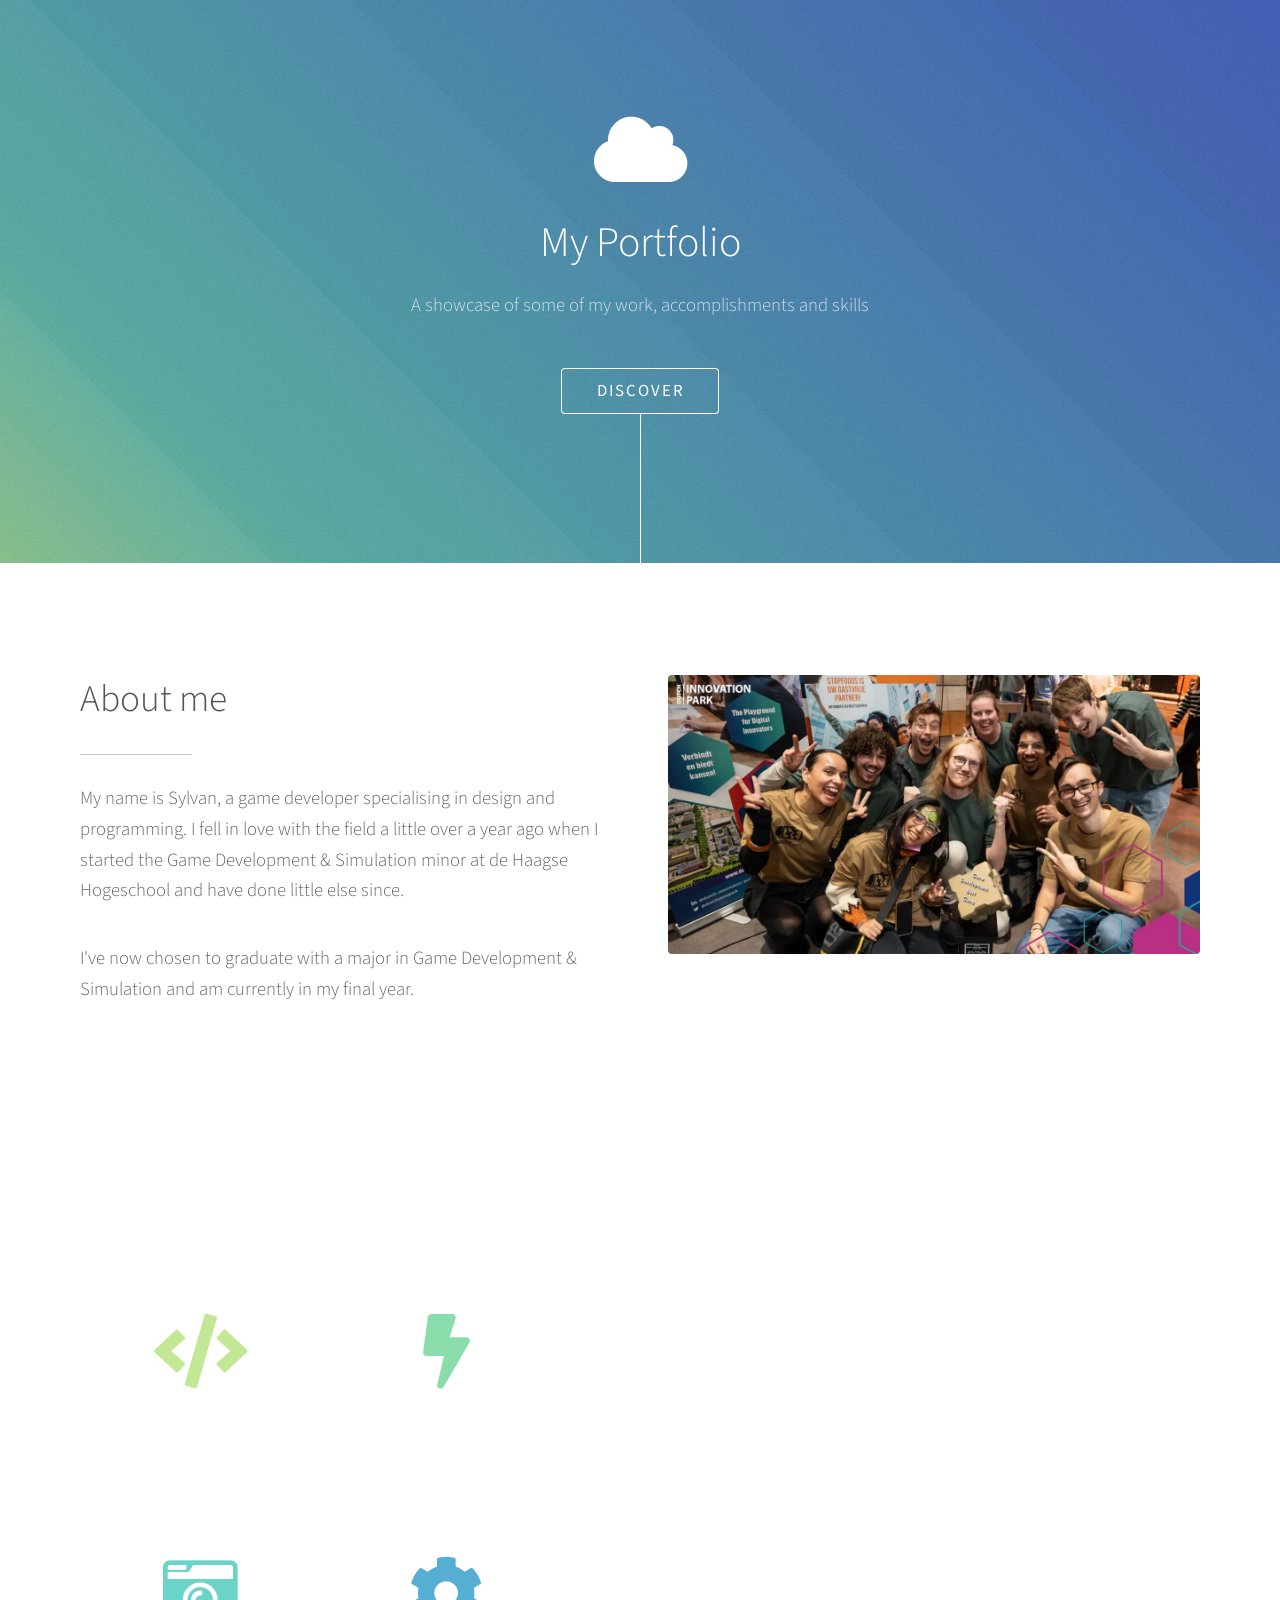
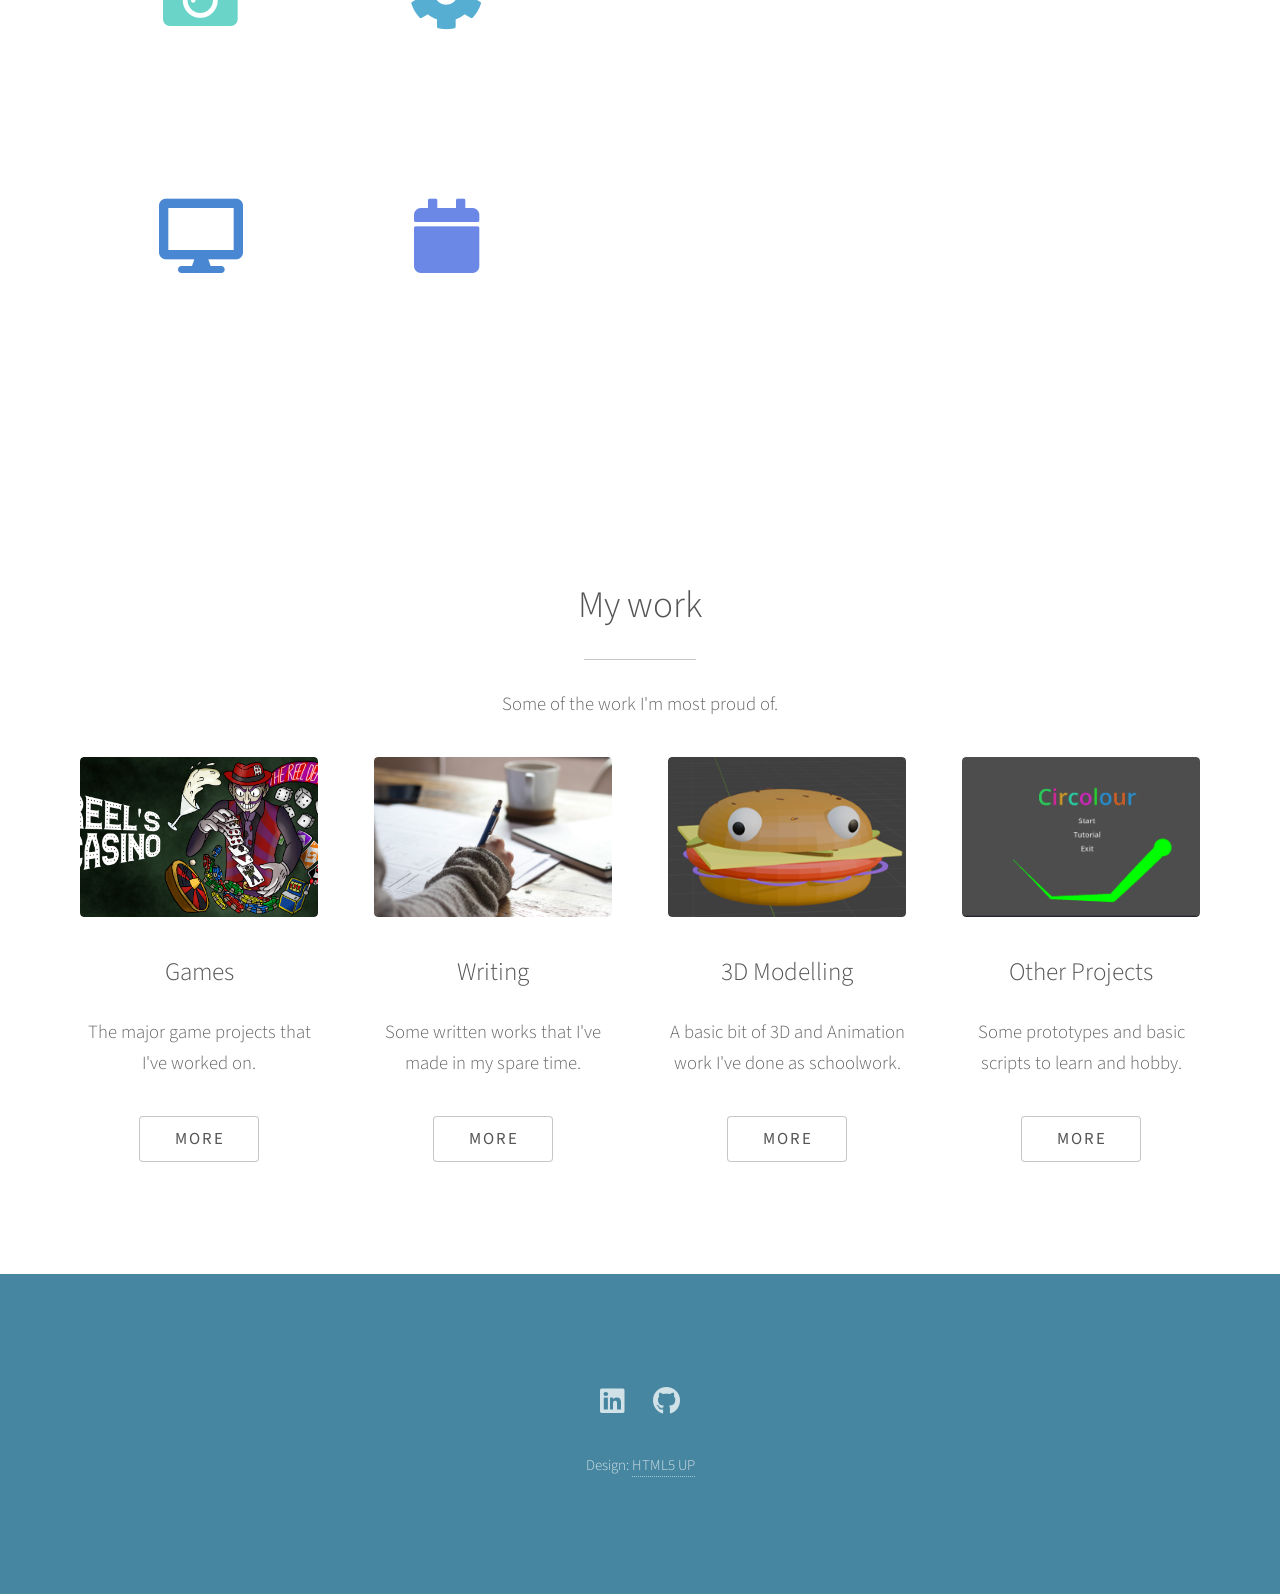
<file: index.html>
<!DOCTYPE HTML>
<!--
	Photon by HTML5 UP
	html5up.net | @ajlkn
	Free for personal and commercial use under the CCA 3.0 license (html5up.net/license)
-->
<html>
	<head>
		<title>My portfolio</title>
		<meta charset="utf-8" />
		<meta name="viewport" content="width=device-width, initial-scale=1, user-scalable=no" />
		<link rel="stylesheet" href="assets/css/main.css" />
		<noscript><link rel="stylesheet" href="assets/css/noscript.css" /></noscript>
	</head>
	<body class="is-preload">

		<!-- Header -->
			<section id="header">
				<div class="inner">
					<span class="icon solid major fa-cloud"></span>
					<h1>My Portfolio</h1>
					<p>A showcase of some of my work, accomplishments and skills</p>
					<ul class="actions special">
						<li><a href="#one" class="button scrolly">Discover</a></li>
					</ul>
				</div>
			</section>

		<!-- One -->
			<section id="one" class="main style1">
				<div class="container">
					<div class="row gtr-150">
						<div class="col-6 col-12-medium">
							<header class="major">
								<h2>About me</h2>
							</header>
							<p> My name is Sylvan, a game developer specialising in design and programming. I fell in love with the field a little over a year ago when I started the Game Development & Simulation minor at de Haagse Hogeschool and have done little else since. </p>
							<p> I've now chosen to graduate with a major in Game Development & Simulation and am currently in my final year. </p>
						</div>
						<div class="col-6 col-12-medium imp-medium">
							<span class="image fit"><img src="images/expo.jpg" alt="" /></span>
						</div>
					</div>
				</div>
			</section>

		<!-- Two -->
			<section id="two" class="main style2">
				<div class="container">
					<div class="row gtr-150">
						<div class="col-6 col-12-medium">
							<ul class="major-icons">
								<li><span class="icon solid style1 major fa-code"></span></li>
								<li><span class="icon solid style2 major fa-bolt"></span></li>
								<li><span class="icon solid style3 major fa-camera-retro"></span></li>
								<li><span class="icon solid style4 major fa-cog"></span></li>
								<li><span class="icon solid style5 major fa-desktop"></span></li>
								<li><span class="icon solid style6 major fa-calendar"></span></li>
							</ul>
						</div>
						<div class="col-6 col-12-medium">
							<header class="major">
								<h2>My skillset</h2>
							</header>
							<p>I've been studying computer science for almost 4 years, and in that time I've gained familiarity with many different languages, whether it's C#, Java, Python, C++.</p>
							<p>
								Since picking up game development, I've been working mainly in GDScript, but I've worked with C# in Unity and am currently working in Unreal with C++. 
								I have a personal philosophy that you only need to understand the flow of programming, so I'm never afraid to try out a new language. It's just a matter of picking up syntax.
							</p>
							<p>While I'm mainly a programmer by trade, I also love writing for and designing games. I simply cannot let poor writing and design slip into a game under my watch, and it's something I often cannot stop thinking about while making games - even in my free time.</p>
						</div>
					</div>
				</div>
			</section>

		<!-- Three -->
			<section id="three" class="main style1 special">
				<div class="container">
					<header class="major">
						<h2>My work</h2>
					</header>
					<p>Some of the work I'm most proud of.</p>
					<div class="row gtr-150">
						<div class="col-3 col-12-medium">
							<span class="image fit"><img src="images/reels.png" alt="" /></span>
							<h3>Games</h3>
							<p>The major game projects that I've worked on.</p>
							<ul class="actions special">
								<li><a href="games.html" class="button">More</a></li>
							</ul>
						</div>
						<div class="col-3 col-12-medium">
							<span class="image fit"><img src="images/writing.jpg" alt="" /></span>
							<h3>Writing</h3>
							<p>Some written works that I've made in my spare time.</p>
							<ul class="actions special">
								<li><a href="writing.html" class="button">More</a></li>
							</ul>
						</div>
						<div class="col-3 col-12-medium">
							<span class="image fit"><img src="images/borgar.png" alt="" /></span>
							<h3>3D Modelling</h3>
							<p>A basic bit of 3D and Animation work I've done as schoolwork.</p>
							<ul class="actions special">
								<li><a href="models.html" class="button">More</a></li>
							</ul>
						</div>
						<div class="col-3 col-12-medium">
							<span class="image fit"><img src="images/circolour.png" alt="" /></span>
							<h3>Other Projects</h3>
							<p>Some prototypes and basic scripts to learn and hobby.</p>
							<ul class="actions special">
								<li><a href="other.html" class="button">More</a></li>
							</ul>
						</div>
					</div>
				</div>
			</section>

		<!-- Five -->
		<!--
			<section id="five" class="main style1">
				<div class="container">
					<header class="major special">
						<h2>Elements</h2>
					</header>

					<section>
						<h4>Text</h4>
						<p>This is <b>bold</b> and this is <strong>strong</strong>. This is <i>italic</i> and this is <em>emphasized</em>.
						This is <sup>superscript</sup> text and this is <sub>subscript</sub> text.
						This is <u>underlined</u> and this is code: <code>for (;;) { ... }</code>. Finally, <a href="#">this is a link</a>.</p>
						<hr />
						<header>
							<h4>Heading with a Subtitle</h4>
							<p>Lorem ipsum dolor sit amet nullam id egestas urna aliquam</p>
						</header>
						<p>Nunc lacinia ante nunc ac lobortis. Interdum adipiscing gravida odio porttitor sem non mi integer non faucibus ornare mi ut ante amet placerat aliquet. Volutpat eu sed ante lacinia sapien lorem accumsan varius montes viverra nibh in adipiscing blandit tempus accumsan.</p>
						<header>
							<h5>Heading with a Subtitle</h5>
							<p>Lorem ipsum dolor sit amet nullam id egestas urna aliquam</p>
						</header>
						<p>Nunc lacinia ante nunc ac lobortis. Interdum adipiscing gravida odio porttitor sem non mi integer non faucibus ornare mi ut ante amet placerat aliquet. Volutpat eu sed ante lacinia sapien lorem accumsan varius montes viverra nibh in adipiscing blandit tempus accumsan.</p>
						<hr />
						<h2>Heading Level 2</h2>
						<h3>Heading Level 3</h3>
						<h4>Heading Level 4</h4>
						<h5>Heading Level 5</h5>
						<h6>Heading Level 6</h6>
						<hr />
						<h5>Blockquote</h5>
						<blockquote>Fringilla nisl. Donec accumsan interdum nisi, quis tincidunt felis sagittis eget tempus euismod. Vestibulum ante ipsum primis in faucibus vestibulum. Blandit adipiscing eu felis iaculis volutpat ac adipiscing accumsan faucibus. Vestibulum ante ipsum primis in faucibus lorem ipsum dolor sit amet nullam adipiscing eu felis.</blockquote>
						<h5>Preformatted</h5>
						<pre><code>i = 0;

while (!deck.isInOrder()) {
print 'Iteration ' + i;
deck.shuffle();
i++;
}

print 'It took ' + i + ' iterations to sort the deck.';</code></pre>
					</section>

					<section>
						<h4>Lists</h4>
						<div class="row">
							<div class="col-6 col-12-medium">
								<h5>Unordered</h5>
								<ul>
									<li>Dolor pulvinar etiam.</li>
									<li>Sagittis adipiscing.</li>
									<li>Felis enim feugiat.</li>
								</ul>
								<h5>Alternate</h5>
								<ul class="alt">
									<li>Dolor pulvinar etiam.</li>
									<li>Sagittis adipiscing.</li>
									<li>Felis enim feugiat.</li>
								</ul>
							</div>
							<div class="col-6 col-12-medium">
								<h5>Ordered</h5>
								<ol>
									<li>Dolor pulvinar etiam.</li>
									<li>Etiam vel felis viverra.</li>
									<li>Felis enim feugiat.</li>
									<li>Dolor pulvinar etiam.</li>
									<li>Etiam vel felis lorem.</li>
									<li>Felis enim et feugiat.</li>
								</ol>
								<h5>Icons</h5>
								<ul class="icons">
									<li><a href="#" class="icon brands fa-twitter"><span class="label">Twitter</span></a></li>
									<li><a href="#" class="icon brands fa-facebook-f"><span class="label">Facebook</span></a></li>
									<li><a href="#" class="icon brands fa-instagram"><span class="label">Instagram</span></a></li>
									<li><a href="#" class="icon brands fa-github"><span class="label">Github</span></a></li>
								</ul>
							</div>
						</div>
						<h5>Actions</h5>
						<div class="row">
							<div class="col-6 col-12-medium">
								<ul class="actions">
									<li><a href="#" class="button primary">Default</a></li>
									<li><a href="#" class="button">Default</a></li>
								</ul>
								<ul class="actions small">
									<li><a href="#" class="button primary small">Small</a></li>
									<li><a href="#" class="button small">Small</a></li>
								</ul>
								<ul class="actions stacked">
									<li><a href="#" class="button primary">Default</a></li>
									<li><a href="#" class="button">Default</a></li>
								</ul>
								<ul class="actions stacked">
									<li><a href="#" class="button primary small">Small</a></li>
									<li><a href="#" class="button small">Small</a></li>
								</ul>
							</div>
							<div class="col-6 col-12-medium">
								<ul class="actions stacked">
									<li><a href="#" class="button primary fit">Default</a></li>
									<li><a href="#" class="button fit">Default</a></li>
								</ul>
								<ul class="actions stacked">
									<li><a href="#" class="button primary small fit">Small</a></li>
									<li><a href="#" class="button small fit">Small</a></li>
								</ul>
							</div>
						</div>
					</section>

					<section>
						<h4>Table</h4>
						<h5>Default</h5>
						<div class="table-wrapper">
							<table>
								<thead>
									<tr>
										<th>Name</th>
										<th>Description</th>
										<th>Price</th>
									</tr>
								</thead>
								<tbody>
									<tr>
										<td>Item One</td>
										<td>Ante turpis integer aliquet porttitor.</td>
										<td>29.99</td>
									</tr>
									<tr>
										<td>Item Two</td>
										<td>Vis ac commodo adipiscing arcu aliquet.</td>
										<td>19.99</td>
									</tr>
									<tr>
										<td>Item Three</td>
										<td> Morbi faucibus arcu accumsan lorem.</td>
										<td>29.99</td>
									</tr>
									<tr>
										<td>Item Four</td>
										<td>Vitae integer tempus condimentum.</td>
										<td>19.99</td>
									</tr>
									<tr>
										<td>Item Five</td>
										<td>Ante turpis integer aliquet porttitor.</td>
										<td>29.99</td>
									</tr>
								</tbody>
								<tfoot>
									<tr>
										<td colspan="2"></td>
										<td>100.00</td>
									</tr>
								</tfoot>
							</table>
						</div>

						<h5>Alternate</h5>
						<div class="table-wrapper">
							<table class="alt">
								<thead>
									<tr>
										<th>Name</th>
										<th>Description</th>
										<th>Price</th>
									</tr>
								</thead>
								<tbody>
									<tr>
										<td>Item One</td>
										<td>Ante turpis integer aliquet porttitor.</td>
										<td>29.99</td>
									</tr>
									<tr>
										<td>Item Two</td>
										<td>Vis ac commodo adipiscing arcu aliquet.</td>
										<td>19.99</td>
									</tr>
									<tr>
										<td>Item Three</td>
										<td> Morbi faucibus arcu accumsan lorem.</td>
										<td>29.99</td>
									</tr>
									<tr>
										<td>Item Four</td>
										<td>Vitae integer tempus condimentum.</td>
										<td>19.99</td>
									</tr>
									<tr>
										<td>Item Five</td>
										<td>Ante turpis integer aliquet porttitor.</td>
										<td>29.99</td>
									</tr>
								</tbody>
								<tfoot>
									<tr>
										<td colspan="2"></td>
										<td>100.00</td>
									</tr>
								</tfoot>
							</table>
						</div>
					</section>

					<section>
						<h4>Buttons</h4>
						<ul class="actions">
							<li><a href="#" class="button primary">Primary</a></li>
							<li><a href="#" class="button">Default</a></li>
						</ul>
						<ul class="actions">
							<li><a href="#" class="button large">Large</a></li>
							<li><a href="#" class="button">Default</a></li>
							<li><a href="#" class="button small">Small</a></li>
						</ul>
						<ul class="actions fit">
							<li><a href="#" class="button fit">Fit</a></li>
							<li><a href="#" class="button primary fit">Fit</a></li>
							<li><a href="#" class="button fit">Fit</a></li>
						</ul>
						<ul class="actions fit small">
							<li><a href="#" class="button primary fit small">Fit + Small</a></li>
							<li><a href="#" class="button fit small">Fit + Small</a></li>
							<li><a href="#" class="button primary fit small">Fit + Small</a></li>
						</ul>
						<ul class="actions">
							<li><a href="#" class="button primary icon solid fa-download">Icon</a></li>
							<li><a href="#" class="button icon solid fa-download">Icon</a></li>
						</ul>
						<ul class="actions">
							<li><span class="button primary disabled">Disabled</span></li>
							<li><span class="button disabled">Disabled</span></li>
						</ul>
					</section>

					<section>
						<h4>Form</h4>
						<form method="post" action="#">
							<div class="row gtr-uniform gtr-50">
								<div class="col-6 col-12-xsmall">
									<input type="text" name="demo-name" id="demo-name" value="" placeholder="Name" />
								</div>
								<div class="col-6 col-12-xsmall">
									<input type="email" name="demo-email" id="demo-email" value="" placeholder="Email" />
								</div>
								<div class="col-12">
									<select name="demo-category" id="demo-category">
										<option value="">- Category -</option>
										<option value="1">Manufacturing</option>
										<option value="1">Shipping</option>
										<option value="1">Administration</option>
										<option value="1">Human Resources</option>
									</select>
								</div>
								<div class="col-4 col-12-small">
									<input type="radio" id="demo-priority-low" name="demo-priority" checked>
									<label for="demo-priority-low">Low</label>
								</div>
								<div class="col-4 col-12-small">
									<input type="radio" id="demo-priority-normal" name="demo-priority">
									<label for="demo-priority-normal">Normal</label>
								</div>
								<div class="col-4 col-12-small">
									<input type="radio" id="demo-priority-high" name="demo-priority">
									<label for="demo-priority-high">High</label>
								</div>
								<div class="col-6 col-12-small">
									<input type="checkbox" id="demo-copy" name="demo-copy">
									<label for="demo-copy">Email me a copy</label>
								</div>
								<div class="col-6 col-12-small">
									<input type="checkbox" id="demo-human" name="demo-human" checked>
									<label for="demo-human">Not a robot</label>
								</div>
								<div class="col-12">
									<textarea name="demo-message" id="demo-message" placeholder="Enter your message" rows="6"></textarea>
								</div>
								<div class="col-12">
									<ul class="actions">
										<li><input type="submit" value="Send Message" class="primary" /></li>
										<li><input type="reset" value="Reset" /></li>
									</ul>
								</div>
							</div>
						</form>
					</section>

					<section>
						<h4>Image</h4>
						<h5>Fit</h5>
						<div class="box alt">
							<div class="row gtr-uniform gtr-50">
								<div class="col-12"><span class="image fit"><img src="images/pic06.jpg" alt="" /></span></div>
								<div class="col-4"><span class="image fit"><img src="images/pic02.jpg" alt="" /></span></div>
								<div class="col-4"><span class="image fit"><img src="images/pic03.jpg" alt="" /></span></div>
								<div class="col-4"><span class="image fit"><img src="images/pic04.jpg" alt="" /></span></div>
								<div class="col-4"><span class="image fit"><img src="images/pic03.jpg" alt="" /></span></div>
								<div class="col-4"><span class="image fit"><img src="images/pic04.jpg" alt="" /></span></div>
								<div class="col-4"><span class="image fit"><img src="images/pic02.jpg" alt="" /></span></div>
								<div class="col-4"><span class="image fit"><img src="images/pic04.jpg" alt="" /></span></div>
								<div class="col-4"><span class="image fit"><img src="images/pic02.jpg" alt="" /></span></div>
								<div class="col-4"><span class="image fit"><img src="images/pic03.jpg" alt="" /></span></div>
							</div>
						</div>
						<h5>Left &amp; Right</h5>
						<p><span class="image left"><img src="images/pic05.jpg" alt="" /></span>Fringilla nisl. Donec accumsan interdum nisi, quis tincidunt felis sagittis eget. tempus euismod. Vestibulum ante ipsum primis in faucibus vestibulum. Blandit adipiscing eu felis iaculis volutpat ac adipiscing accumsan eu faucibus. Integer ac pellentesque praesent tincidunt felis sagittis eget. tempus euismod. Vestibulum ante ipsum primis in faucibus vestibulum. Blandit adipiscing eu felis iaculis volutpat ac adipiscing accumsan eu faucibus. Integer ac pellentesque praesent. Donec accumsan interdum nisi, quis tincidunt felis sagittis eget. tempus euismod. Vestibulum ante ipsum primis in faucibus vestibulum. Blandit adipiscing eu felis iaculis volutpat ac adipiscing accumsan eu faucibus. Integer ac pellentesque praesent tincidunt felis sagittis eget. tempus euismod. Vestibulum ante ipsum primis in faucibus vestibulum. Blandit adipiscing eu felis iaculis volutpat ac adipiscing accumsan eu faucibus. Integer ac pellentesque praesent. Blandit adipiscing eu felis iaculis volutpat ac adipiscing accumsan eu faucibus. Integer ac pellentesque praesent tincidunt felis sagittis eget. tempus euismod. Vestibulum ante ipsum primis in faucibus vestibulum. Blandit adipiscing eu felis iaculis volutpat ac adipiscing accumsan eu faucibus. Integer ac pellentesque praesent.</p>
						<p><span class="image right"><img src="images/pic05.jpg" alt="" /></span>Fringilla nisl. Donec accumsan interdum nisi, quis tincidunt felis sagittis eget. tempus euismod. Vestibulum ante ipsum primis in faucibus vestibulum. Blandit adipiscing eu felis iaculis volutpat ac adipiscing accumsan eu faucibus. Integer ac pellentesque praesent tincidunt felis sagittis eget. tempus euismod. Vestibulum ante ipsum primis in faucibus vestibulum. Blandit adipiscing eu felis iaculis volutpat ac adipiscing accumsan eu faucibus. Integer ac pellentesque praesent. Donec accumsan interdum nisi, quis tincidunt felis sagittis eget. tempus euismod. Vestibulum ante ipsum primis in faucibus vestibulum. Blandit adipiscing eu felis iaculis volutpat ac adipiscing accumsan eu faucibus. Integer ac pellentesque praesent tincidunt felis sagittis eget. tempus euismod. Vestibulum ante ipsum primis in faucibus vestibulum. Blandit adipiscing eu felis iaculis volutpat ac adipiscing accumsan eu faucibus. Integer ac pellentesque praesent. Blandit adipiscing eu felis iaculis volutpat ac adipiscing accumsan eu faucibus. Integer ac pellentesque praesent tincidunt felis sagittis eget. tempus euismod. Vestibulum ante ipsum primis in faucibus vestibulum. Blandit adipiscing eu felis iaculis volutpat ac adipiscing accumsan eu faucibus. Integer ac pellentesque praesent.</p>
					</section>

				</div>
			</section>
		-->

		<!-- Footer -->
			<section id="footer">
				<ul class="icons">
					<li><a href="https://www.linkedin.com/in/sylvan-elderson-86b77230b/" class="icon brands alt fa-linkedin"><span class="label">Twitter</span></a></li>
					<li><a href="https://github.com/OutworldToast" class="icon brands alt fa-github"><span class="label">GitHub</span></a></li>
				</ul>
				<ul class="copyright">
					<li>Design: <a href="http://html5up.net">HTML5 UP</a></li>
				</ul>
			</section>

		<!-- Scripts -->
			<script src="assets/js/jquery.min.js"></script>
			<script src="assets/js/jquery.scrolly.min.js"></script>
			<script src="assets/js/browser.min.js"></script>
			<script src="assets/js/breakpoints.min.js"></script>
			<script src="assets/js/util.js"></script>
			<script src="assets/js/main.js"></script>

	</body>
</html>
</file>
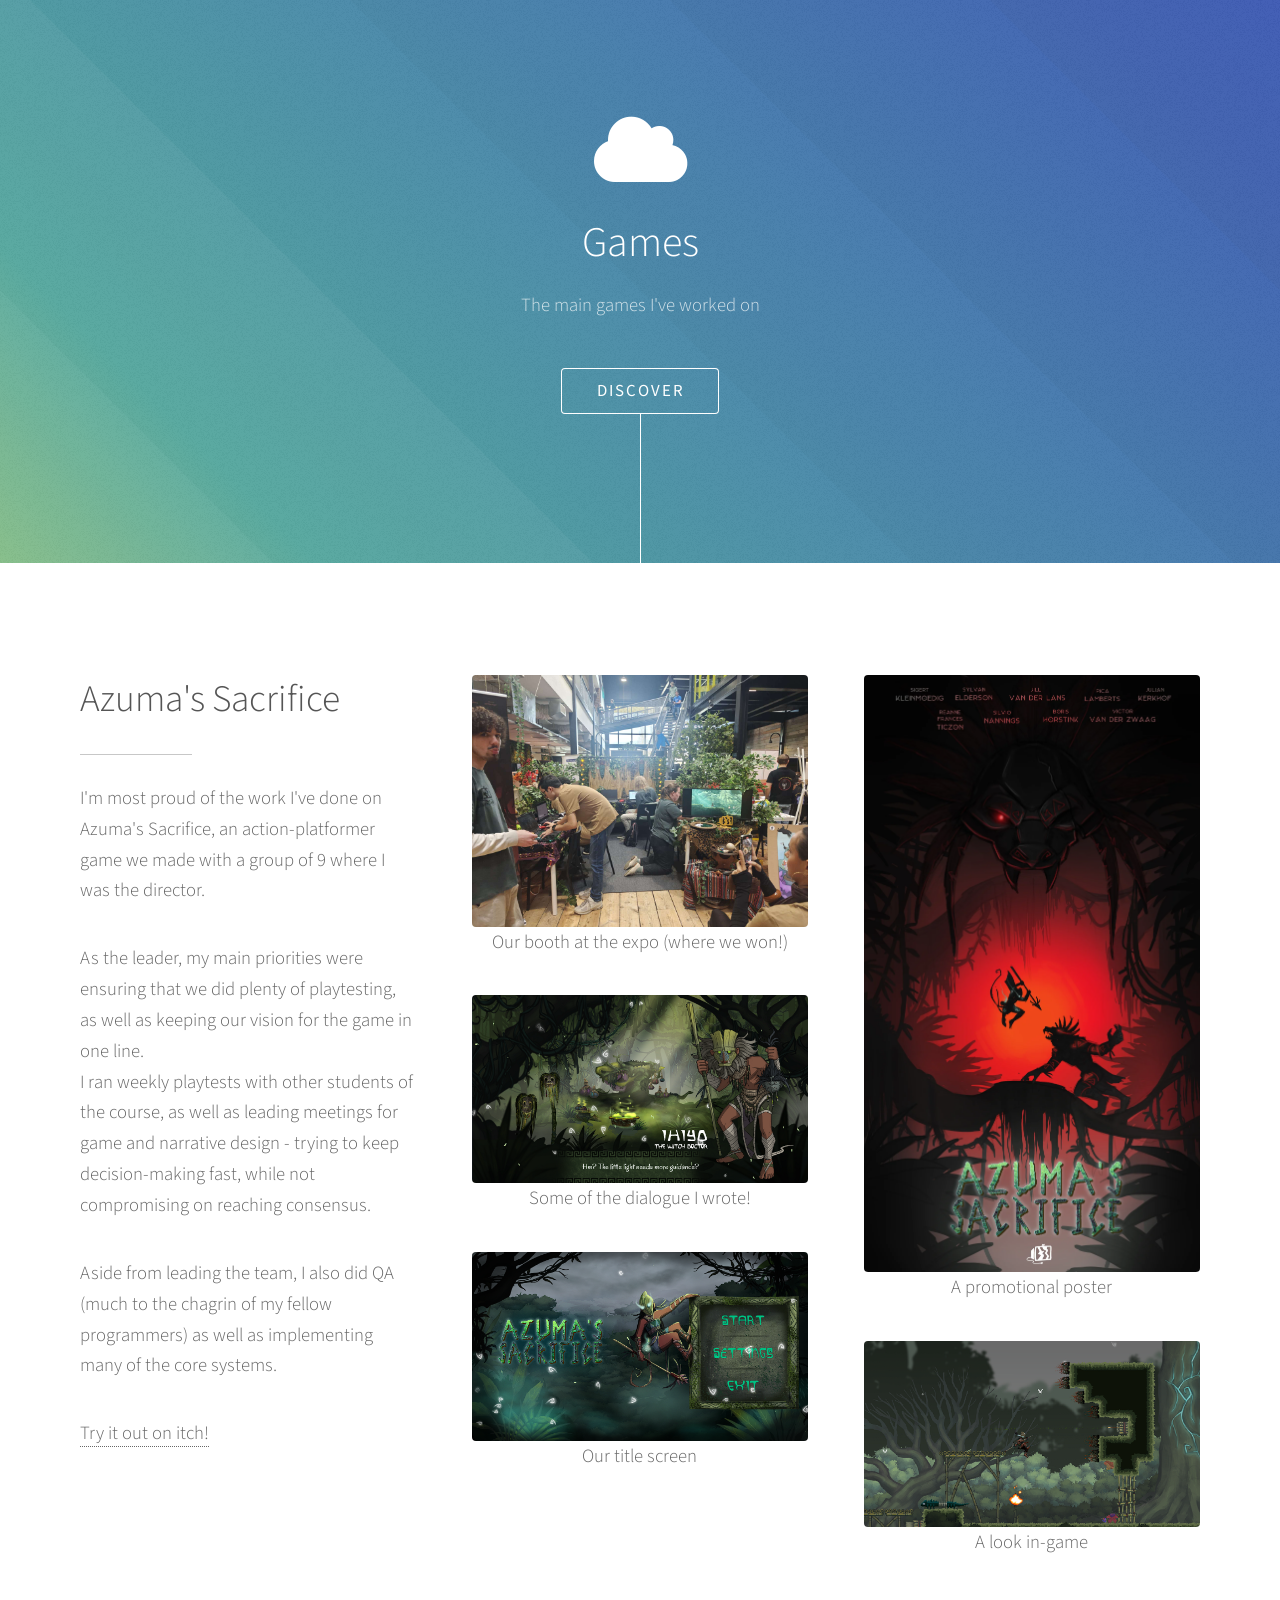
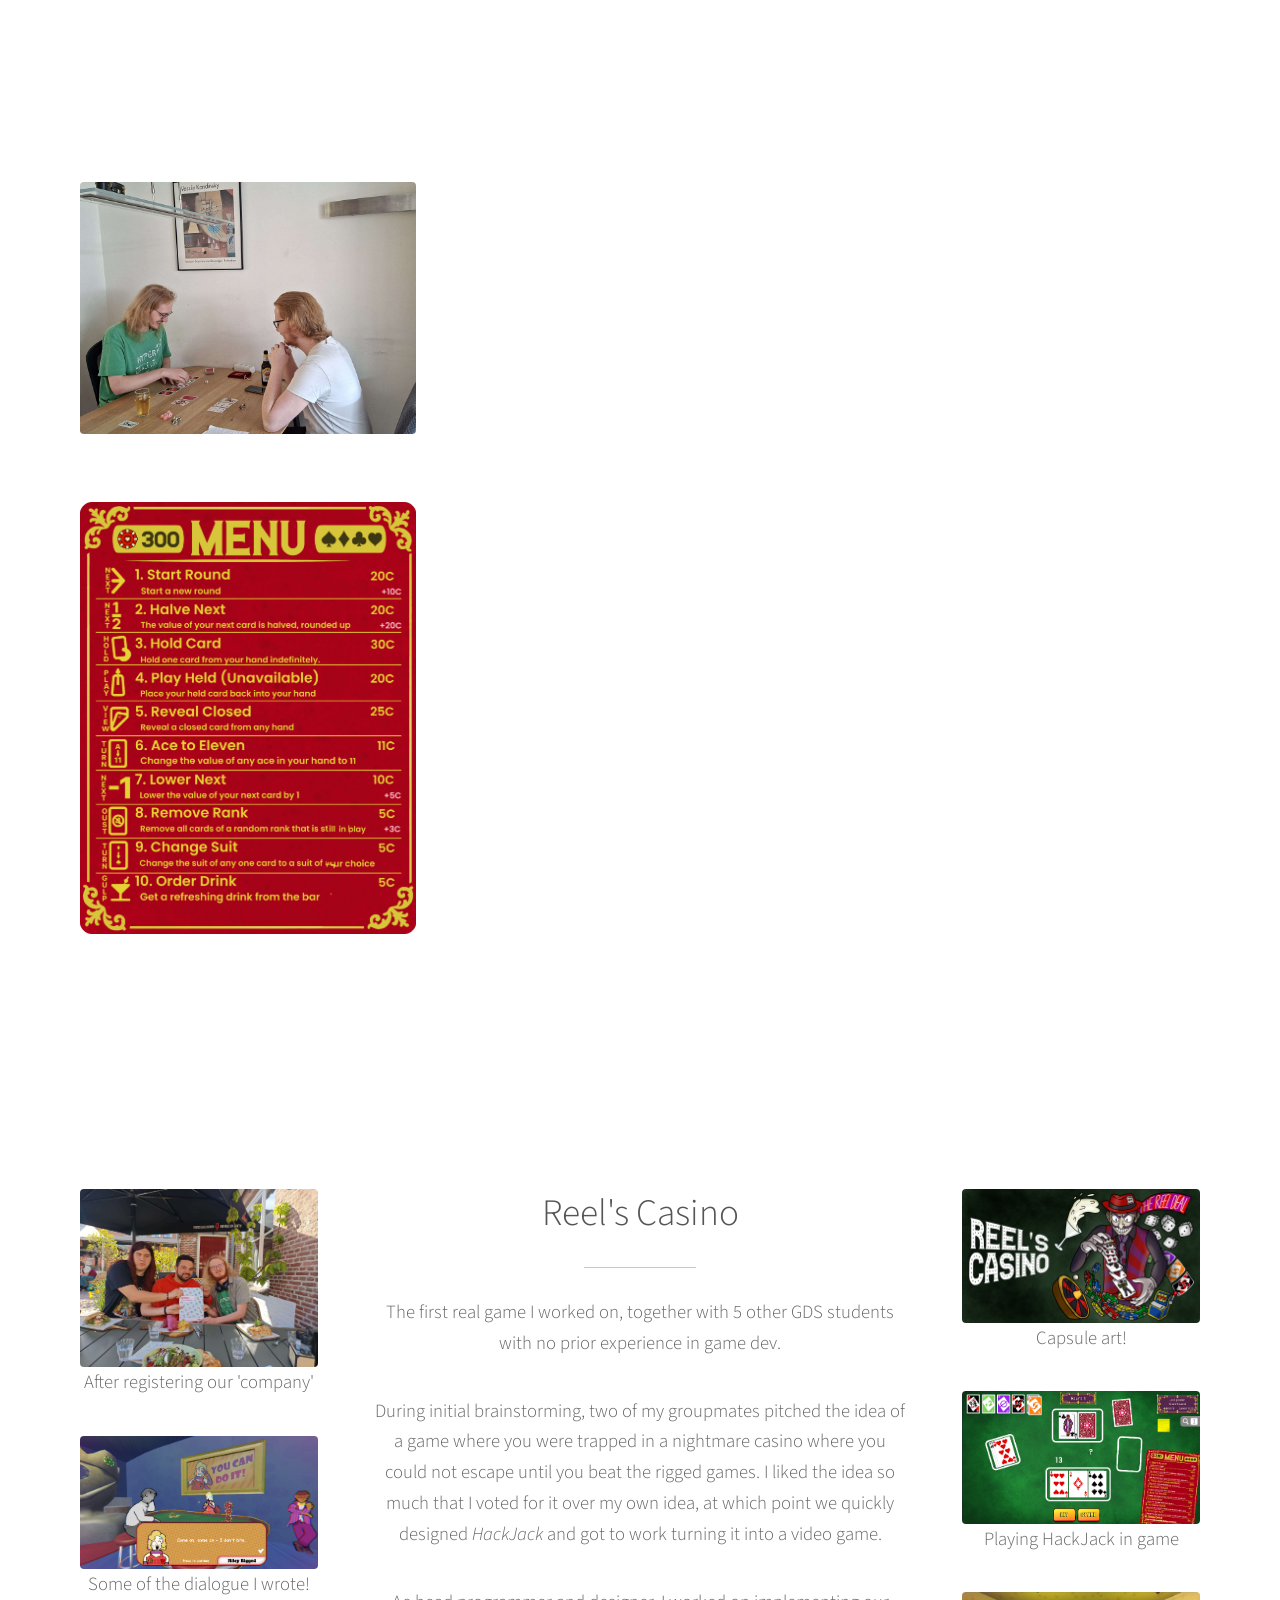
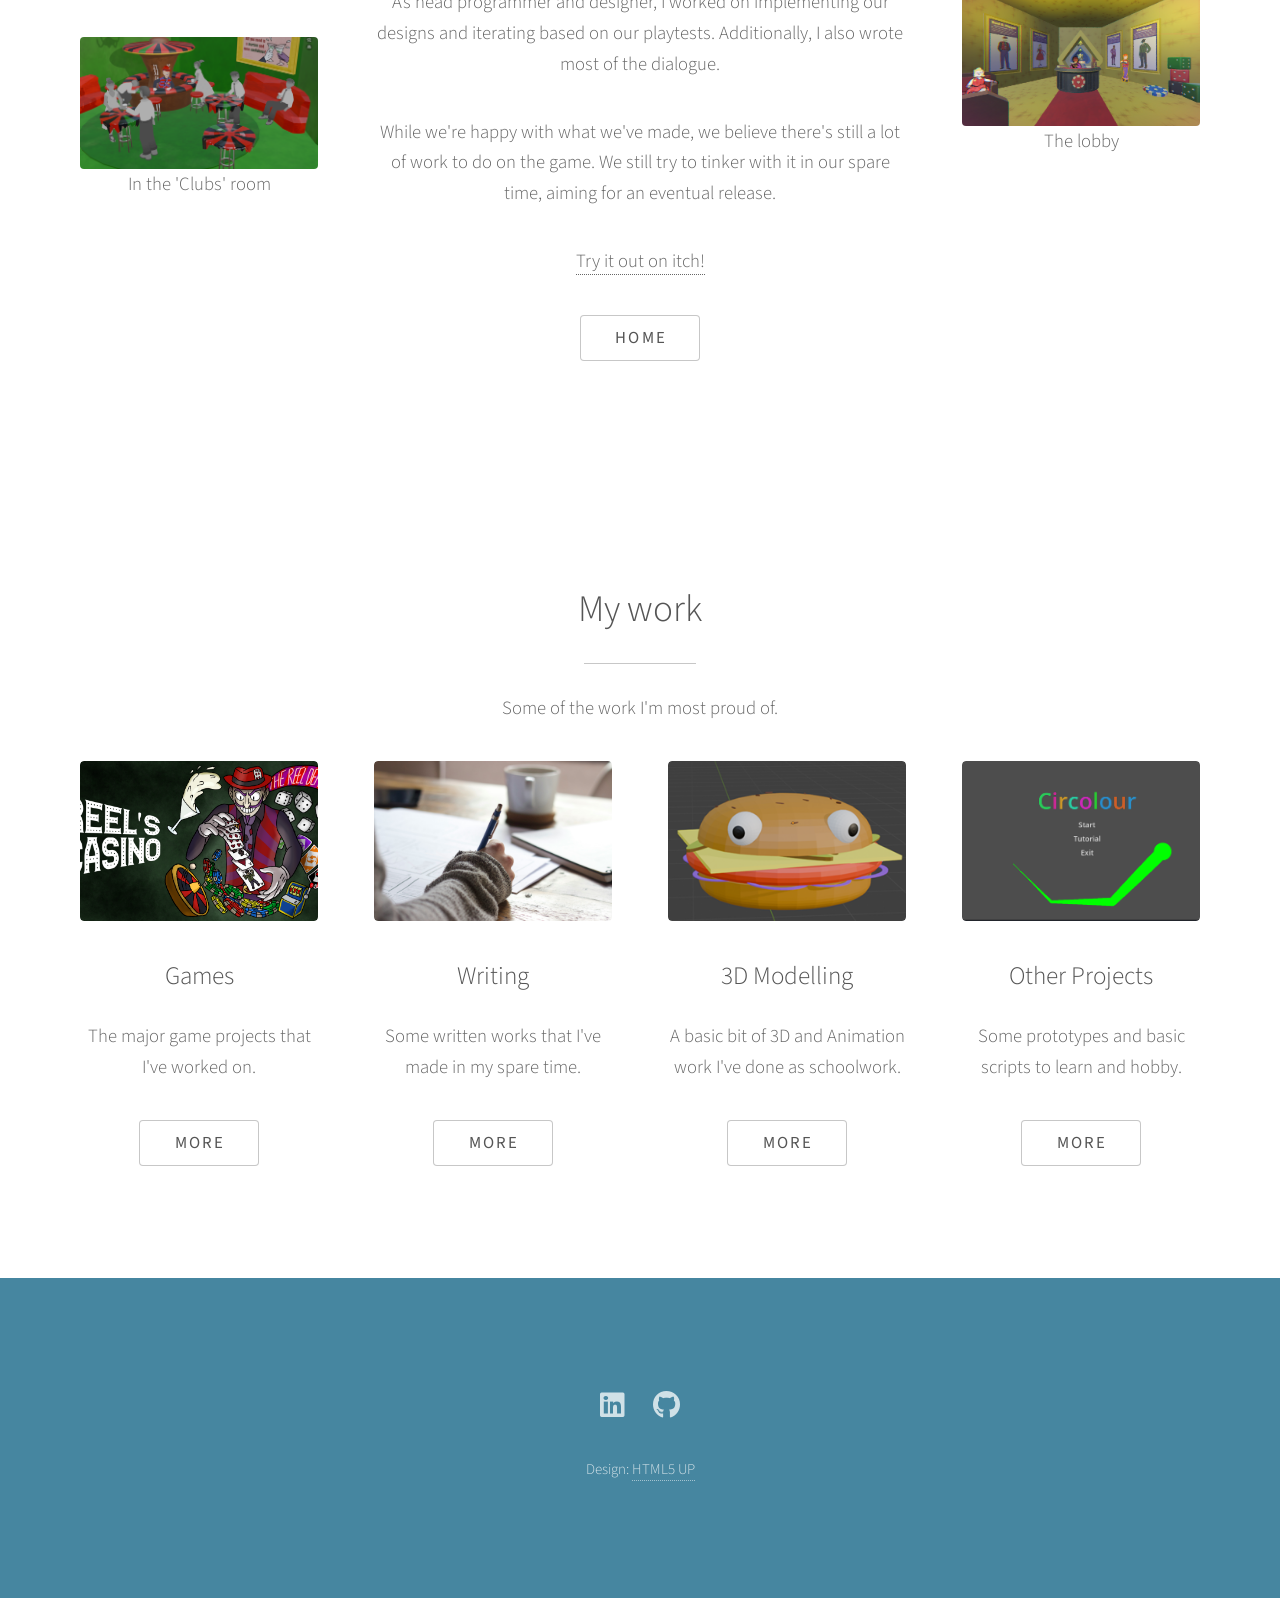
<file: games.html>
<!DOCTYPE HTML>
<!--
	Photon by HTML5 UP
	html5up.net | @ajlkn
	Free for personal and commercial use under the CCA 3.0 license (html5up.net/license)
-->
<html>
	<head>
		<title>My Games</title>
		<meta charset="utf-8" />
		<meta name="viewport" content="width=device-width, initial-scale=1, user-scalable=no" />
		<link rel="stylesheet" href="assets/css/main.css" />
		<noscript><link rel="stylesheet" href="assets/css/noscript.css" /></noscript>
	</head>
	<body class="is-preload">

		<!-- Header -->
			<section id="header">
				<div class="inner">
					<span class="icon solid major fa-cloud"></span>
					<h1>Games</h1>
					<p>The main games I've worked on</p>
					<ul class="actions special">
						<li><a href="#one" class="button scrolly">Discover</a></li>
					</ul>
				</div>
			</section>

		<!-- One -->
			<section id="one" class="main style1">
				<div class="container">
					<div class="row gtr-150">
						<div class="col-4 col-12-medium">
							<header class="major">
								<h2>Azuma's Sacrifice</h2>
							</header>
							<p> I'm most proud of the work I've done on Azuma's Sacrifice, an action-platformer game we made with a group of 9 where I was the director. </p>
							<p> 
								As the leader, my main priorities were ensuring that we did plenty of playtesting, as well as keeping our vision for the game in one line.
								</br> I ran weekly playtests with other students of the course, as well as leading meetings for game and narrative design - trying to keep decision-making fast, while not compromising on reaching consensus.
							</p>
							<p> Aside from leading the team, I also did QA (much to the chagrin of my fellow programmers) as well as implementing many of the core systems. </p>
							<p> <a href="https://coasttoach.itch.io/azumas-sacrifice"> Try it out on itch! </a> </p>
						</div>
						<div class="col-8 col-12-medium">
							<div class="row gtr-150">
								<div class="col-6 col-12-medium imp-medium">
									<span class="image fit"><img src="images/azumabooth.jpg" alt="" /></span>
									<p> Our booth at the expo (where we won!) </p>
									<!-- <span class="image fit"><img src="images/azumastudio.jpg" alt="" /></span>
									<p> Setting up for a playtest </p> -->
									<span class="image fit"><img src="images/witch_doctor.png" alt="" /></span>
									<p> Some of the dialogue I wrote! </p>
									<span class="image fit"><img src="images/azumamainpage.png" alt="" /></span>
									<p> Our title screen </p>
								</div>
								<div class="col-6 col-12-medium imp-medium">
									<span class="image fit"><img src="images/azumaposter.webp" alt="" /></span>
									<p> A promotional poster </p>
									<span class="image fit"><img src="images/azumagameplay.png" alt="" /></span>
									<p> A look in-game </p>
								</div>
							</div>
						</div>
					</div>
				</div>
			</section>

		<!-- Two -->
			<section id="two" class="main style2">
				<div class="container">
					<div class="row gtr-150">
						<div class="col-4 col-12-medium">
							<div class="row gtr-150">
								<div class="col-12 col-12-medium imp-medium">
									<span class="image fit"><img src="images/hackjackplaytesting.jpg" alt="" /></span>
									<p> Playtesting! </p>
								</div>
								<div class="col-12 col-12-medium imp-medium">
									<span class="image fit"><img src="images/menu_reel_example.png" alt="" /></span>
									<p> The player's "Menu" of powers </p>
								</div>
							</div>
						</div>
						<div class="col-8 col-12-medium">
							<header class="major">
								<h2>HackJack</h2>
							</header>
							<p> 
								When we first started work on <i>Reel's Casino</i>, we needed to make a 'casino game' 
								that felt rigged to the player, while actually being well-balanced and strategic.
							</p>
							<p>
								We started with a simple idea: what if you were playing a game of blackjack, but the dealer suddenly pulled out Uno cards?
								We came up with some basic game rules, then tried it out using a paper prototype. The immediate conclusion: the game was terribly balanced and the player always won.
							</p>
							<p>
								I took it home and tried addressing the issues one by one - like how to keep the game random letting players win just off variance for example.
								Then, after implementing these changes and a bit more iteration with the group, we ended up in a few days with a game so fun we weren't doing our other coursework anymore.
							</p>
							<p>
								While it still took a lot more playtesting and iteration, including on two different variants, 
								it's a game I'm too happy with not to mention on it's own - even if it was only meant to be a part of <i>Reel's Casino</i>.
							</p>
						</div>
					</div>
				</div>
			</section>

		<!-- One dash two -->

		<section id="one" class="main style1 special">
				<div class="container">
					<div class="row gtr-150">
						<div class="col-3 col-12-medium">
							<span class="image fit"><img src="images/registering.jpg" alt="" /></span>
							<p> After registering our 'company' </p>
							
							<span class="image fit"><img src="images/reeldialogue.png" alt="" /></span>
							<p> Some of the dialogue I wrote! </p>
							
							<span class="image fit"><img src="images/casino.png" alt="" /></span>
							<p> In the 'Clubs' room </p>
						</div>
						<div class="col-6 col-12-medium">
							<header class="major">
								<h2>Reel's Casino</h2>
							</header>
							<p> 
								The first real game I worked on, together with 5 other GDS students with no prior experience in game dev. 
							</p>
							<p> 
								During initial brainstorming, two of my groupmates pitched the idea of a game where you were trapped in a nightmare casino where you could not escape until you beat the rigged games.
								I liked the idea so much that I voted for it over my own idea, at which point we quickly designed <i>HackJack</i> and got to work turning it into a video game.
							</p>
							<p>
								As head programmer and designer, I worked on implementing our designs and iterating based on our playtests. Additionally, I also wrote most of the dialogue.
							</p>
							<p>
								While we're happy with what we've made, we believe there's still a lot of work to do on the game. 
								We still try to tinker with it in our spare time, aiming for an eventual release.
							</p>
							<p> <a href="https://cinnamondinos.itch.io/reels-casino"> Try it out on itch! </a> </p>
						</div>
						<div class="col-3 col-12-medium">
							<span class="image fit"><img src="images/reels.png" alt="" /></span>
							<p> Capsule art! </p>
							
							<span class="image fit"><img src="images/hackjackingame.png" alt="" /></span>
							<p> Playing HackJack in game </p>
							
							<span class="image fit"><img src="images/reellobby.png" alt="" /></span>
							<p> The lobby </p>
						</div>
					</div>
					<footer class="major">
						<ul class="actions special">
							<li><a href="index.html" class="button">Home</a></li>
						</ul>
					</footer>
				</div>
			</section>

		<!-- Three -->
			<section id="three" class="main style1 special">
				<div class="container">
					<header class="major">
						<h2>My work</h2>
					</header>
					<p>Some of the work I'm most proud of.</p>
					<div class="row gtr-150">
						<div class="col-3 col-12-medium">
							<span class="image fit"><img src="images/reels.png" alt="" /></span>
							<h3>Games</h3>
							<p>The major game projects that I've worked on.</p>
							<ul class="actions special">
								<li><a href="#" class="button">More</a></li>
							</ul>
						</div>
						<div class="col-3 col-12-medium">
							<span class="image fit"><img src="images/writing.jpg" alt="" /></span>
							<h3>Writing</h3>
							<p>Some written works that I've made in my spare time.</p>
							<ul class="actions special">
								<li><a href="writing.html" class="button">More</a></li>
							</ul>
						</div>
						<div class="col-3 col-12-medium">
							<span class="image fit"><img src="images/borgar.png" alt="" /></span>
							<h3>3D Modelling</h3>
							<p>A basic bit of 3D and Animation work I've done as schoolwork.</p>
							<ul class="actions special">
								<li><a href="models.html" class="button">More</a></li>
							</ul>
						</div>
						<div class="col-3 col-12-medium">
							<span class="image fit"><img src="images/circolour.png" alt="" /></span>
							<h3>Other Projects</h3>
							<p>Some prototypes and basic scripts to learn and hobby.</p>
							<ul class="actions special">
								<li><a href="other.html" class="button">More</a></li>
							</ul>
						</div>
					</div>
				</div>
			</section>

		<!-- Footer -->
			<section id="footer">
				<ul class="icons">
					<li><a href="https://www.linkedin.com/in/sylvan-elderson-86b77230b/" class="icon brands alt fa-linkedin"><span class="label">Twitter</span></a></li>
					<li><a href="https://github.com/OutworldToast" class="icon brands alt fa-github"><span class="label">GitHub</span></a></li>
				</ul>
				<ul class="copyright">
					<li>Design: <a href="http://html5up.net">HTML5 UP</a></li>
				</ul>
			</section>

		<!-- Scripts -->
			<script src="assets/js/jquery.min.js"></script>
			<script src="assets/js/jquery.scrolly.min.js"></script>
			<script src="assets/js/browser.min.js"></script>
			<script src="assets/js/breakpoints.min.js"></script>
			<script src="assets/js/util.js"></script>
			<script src="assets/js/main.js"></script>

	</body>
</html>
</file>
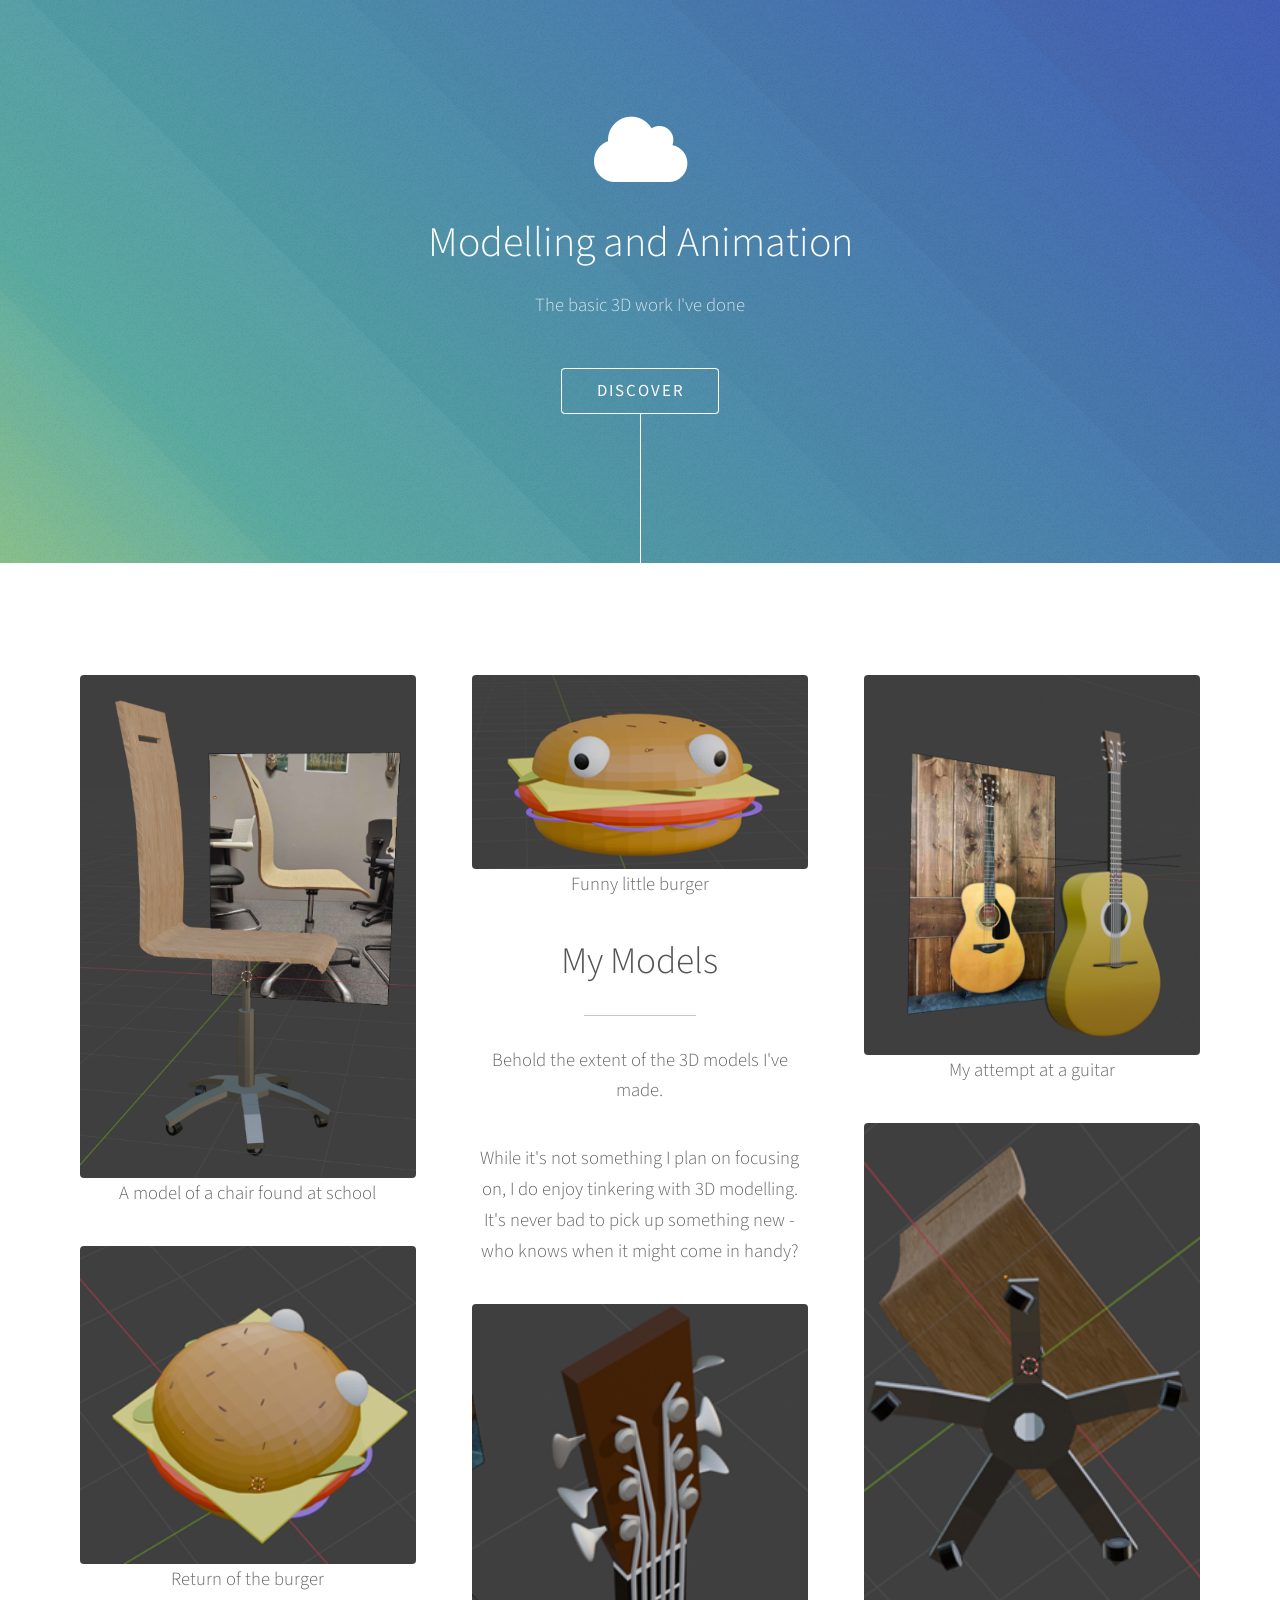
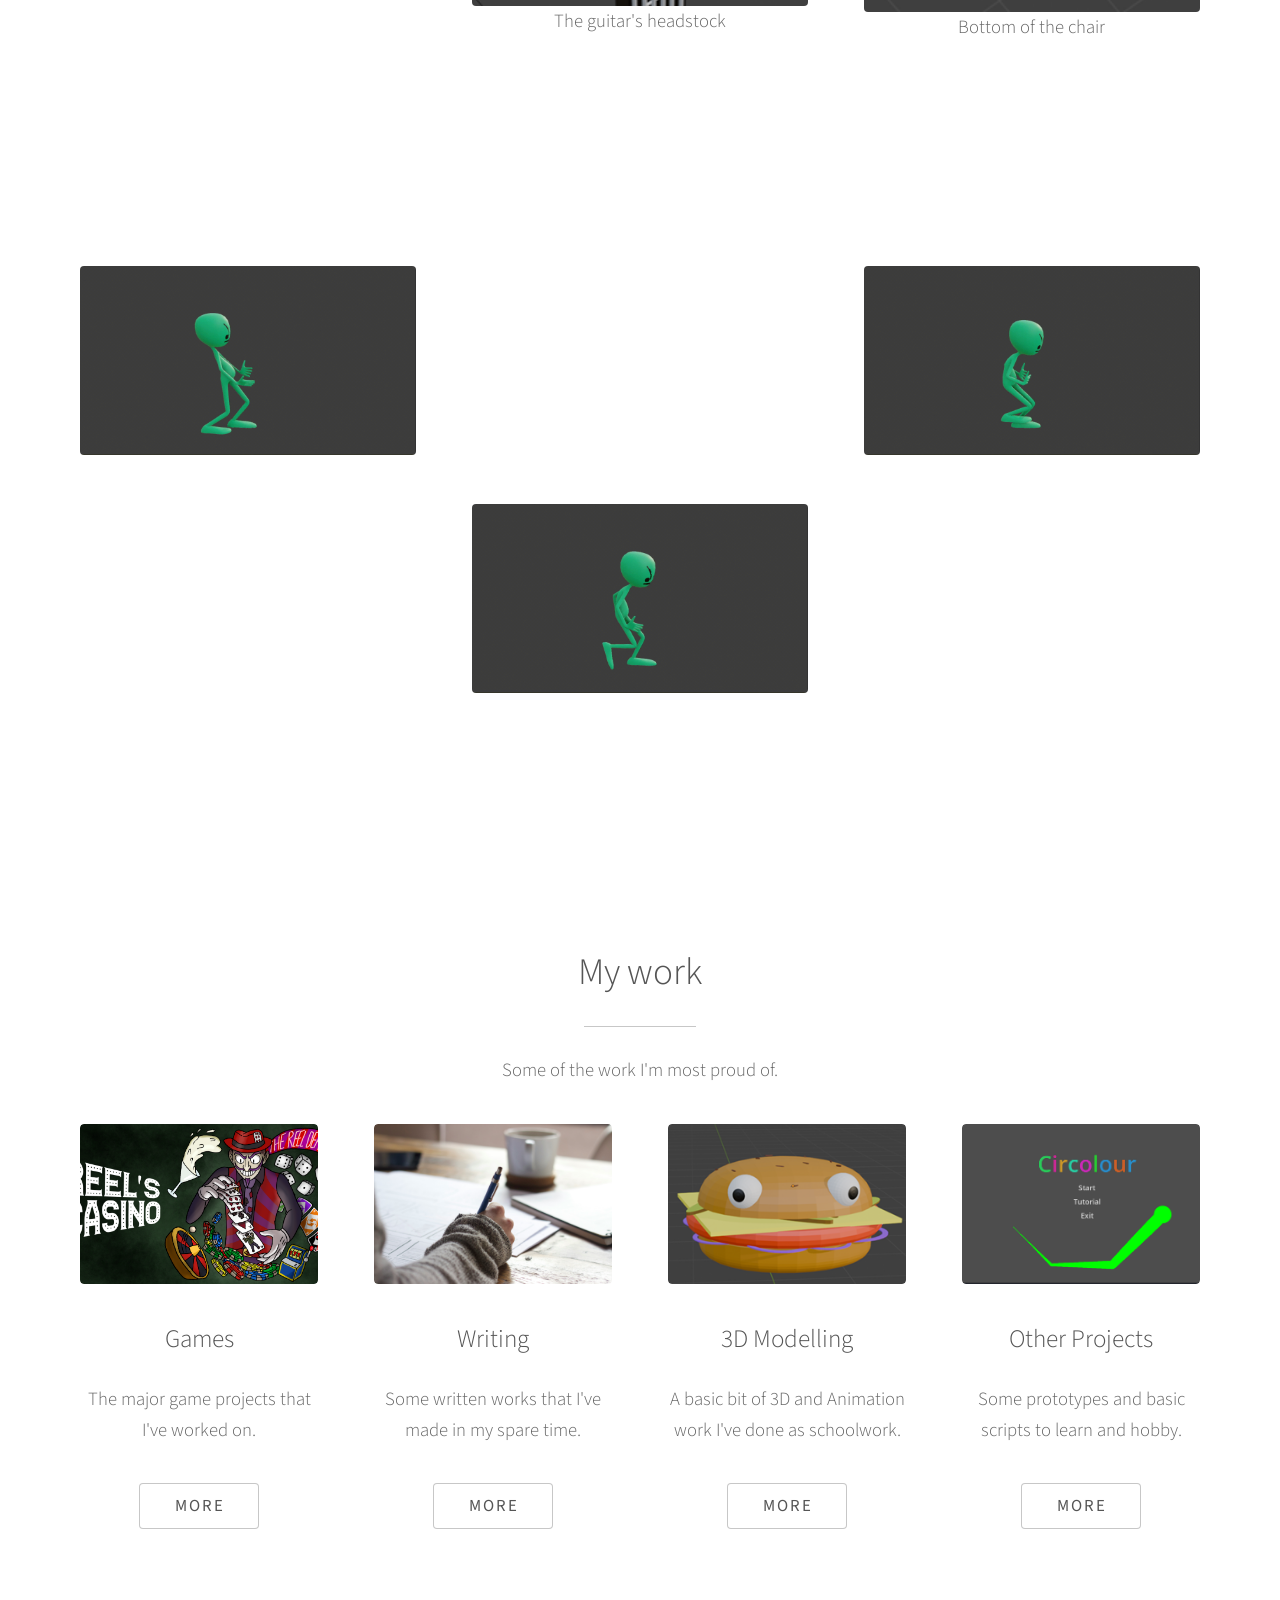
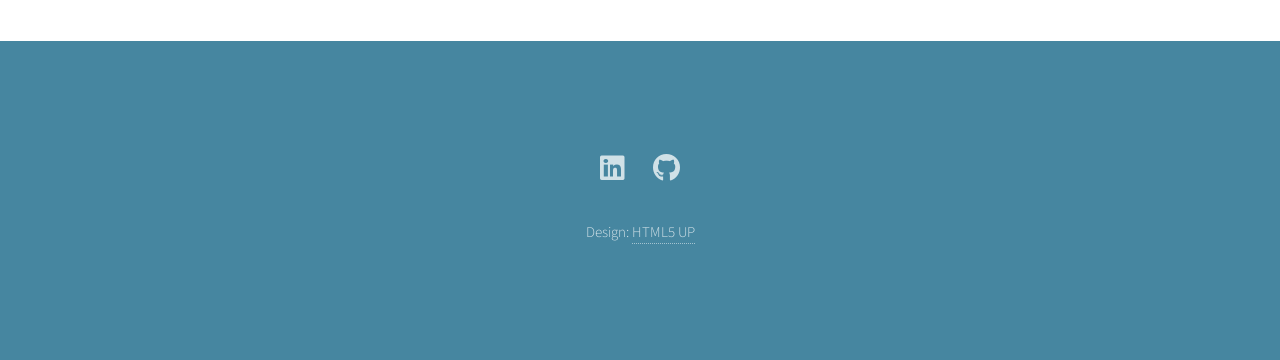
<file: models.html>
<!DOCTYPE HTML>
<!--
	Photon by HTML5 UP
	html5up.net | @ajlkn
	Free for personal and commercial use under the CCA 3.0 license (html5up.net/license)
-->
<html>
	<head>
		<title>Modelling and Animation</title>
		<meta charset="utf-8" />
		<meta name="viewport" content="width=device-width, initial-scale=1, user-scalable=no" />
		<link rel="stylesheet" href="assets/css/main.css" />
		<noscript><link rel="stylesheet" href="assets/css/noscript.css" /></noscript>
	</head>
	<body class="is-preload">

		<!-- Header -->
			<section id="header">
				<div class="inner">
					<span class="icon solid major fa-cloud"></span>
					<h1>Modelling and Animation</h1>
					<p> The basic 3D work I've done </p>
					<ul class="actions special">
						<li><a href="#one" class="button scrolly">Discover</a></li>
					</ul>
				</div>
			</section>

		<!-- One -->
			<section id="one" class="main style1 special">
				<div class="container">
					<div class="row gtr-150">
						<div class="col-4 col-12-medium">
							<span class="image fit"><img src="images/3D/chair1.png" alt="" /></span>
							<p> A model of a chair found at school </p>
							
							<span class="image fit"><img src="images/3D/hamburger3.png" alt="" /></span>
							<p> Return of the burger </p>
						</div>
						<div class="col-4 col-12-medium">
							
							<span class="image fit"><img src="images/3D/hamburger1.png" alt="" /></span>
							<p> Funny little burger </p>

							<header class="major">
								<h2>My Models</h2>
							</header>
							<p> 
								Behold the extent of the 3D models I've made.
							</p>
							<p> 
								While it's not something I plan on focusing on, I do enjoy tinkering with 3D modelling.
								It's never bad to pick up something new - who knows when it might come in handy?
							</p>

							<span class="image fit"><img src="images/3D/guitar2.png" alt="" /></span>
							<p> The guitar's headstock </p>

						</div>
						<div class="col-4 col-12-medium">
							<span class="image fit"><img src="images/3D/guitar1.png" alt="" /></span>
							<p> My attempt at a guitar </p>
							
							<span class="image fit"><img src="images/3D/chair3.png" alt="" /></span>
							<p> Bottom of the chair </p>
						</div>
						</div>
					</div>
				</div>
			</section>

		<!-- Two -->
			<section id="two" class="main style2 special">
				<div class="container">
					<div class="row gtr-150">
						<div class="col-4 col-12-medium">
							<div class="row gtr-150">
								<div class="col-12 col-12-medium imp-medium">
									<span class="image fit"><img src="images/3D/animation2.gif" alt="" /></span>
									<p> Chop </p>
								</div>
							</div>
						</div>
						<div class="col-4 col-12-medium">
							<header class="major">
								<h2>Animation</h2>
							</header>
							<p> 
								A few basic animations I made to test out the rigging and animation tools in Blender, using a premade rig.
							</p>
							<span class="image fit"><img src="images/3D/animation3.gif" alt="" /></span>
							<p> A walk cycle </p>
						</div>
						<div class="col-4 col-12-medium">
							<div class="row gtr-150">
								<div class="col-12 col-12-medium imp-medium">
									<span class="image fit"><img src="images/3D/animation1.gif" alt="" /></span>
									<p> He's mad... </p>
								</div>
								</div>
							</div>
						</div>
					</div>
				</div>
			</section>

		<!-- Three -->
			<section id="three" class="main style1 special">
				<div class="container">
					<header class="major">
						<h2>My work</h2>
					</header>
					<p>Some of the work I'm most proud of.</p>
					<div class="row gtr-150">
						<div class="col-3 col-12-medium">
							<span class="image fit"><img src="images/reels.png" alt="" /></span>
							<h3>Games</h3>
							<p>The major game projects that I've worked on.</p>
							<ul class="actions special">
								<li><a href="games.html" class="button">More</a></li>
							</ul>
						</div>
						<div class="col-3 col-12-medium">
							<span class="image fit"><img src="images/writing.jpg" alt="" /></span>
							<h3>Writing</h3>
							<p>Some written works that I've made in my spare time.</p>
							<ul class="actions special">
								<li><a href="writing.html" class="button">More</a></li>
							</ul>
						</div>
						<div class="col-3 col-12-medium">
							<span class="image fit"><img src="images/borgar.png" alt="" /></span>
							<h3>3D Modelling</h3>
							<p>A basic bit of 3D and Animation work I've done as schoolwork.</p>
							<ul class="actions special">
								<li><a href="#" class="button">More</a></li>
							</ul>
						</div>
						<div class="col-3 col-12-medium">
							<span class="image fit"><img src="images/circolour.png" alt="" /></span>
							<h3>Other Projects</h3>
							<p>Some prototypes and basic scripts to learn and hobby.</p>
							<ul class="actions special">
								<li><a href="other.html" class="button">More</a></li>
							</ul>
						</div>
					</div>
				</div>
			</section>

		<!-- Footer -->
			<section id="footer">
				<ul class="icons">
					<li><a href="https://www.linkedin.com/in/sylvan-elderson-86b77230b/" class="icon brands alt fa-linkedin"><span class="label">Twitter</span></a></li>
					<li><a href="https://github.com/OutworldToast" class="icon brands alt fa-github"><span class="label">GitHub</span></a></li>
				</ul>
				<ul class="copyright">
					<li>Design: <a href="http://html5up.net">HTML5 UP</a></li>
				</ul>
			</section>

		<!-- Scripts -->
			<script src="assets/js/jquery.min.js"></script>
			<script src="assets/js/jquery.scrolly.min.js"></script>
			<script src="assets/js/browser.min.js"></script>
			<script src="assets/js/breakpoints.min.js"></script>
			<script src="assets/js/util.js"></script>
			<script src="assets/js/main.js"></script>

	</body>
</html>
</file>
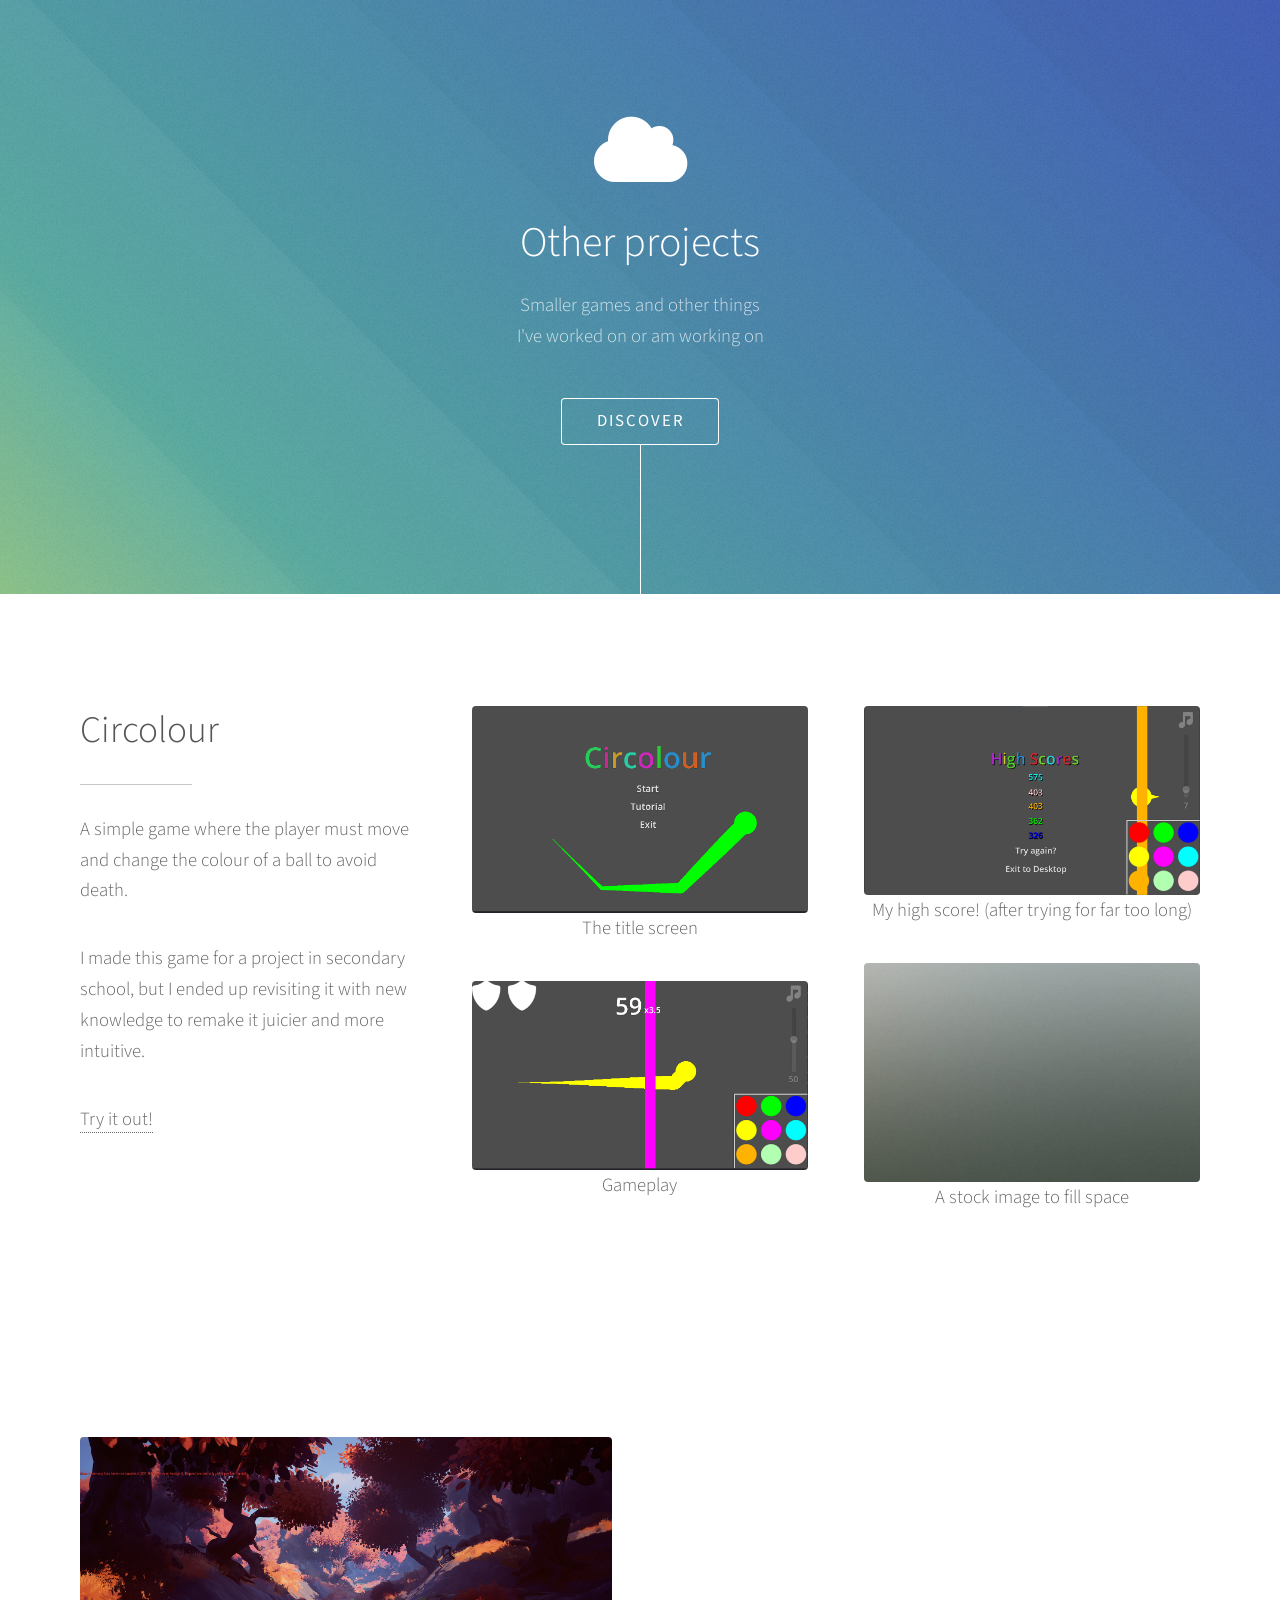
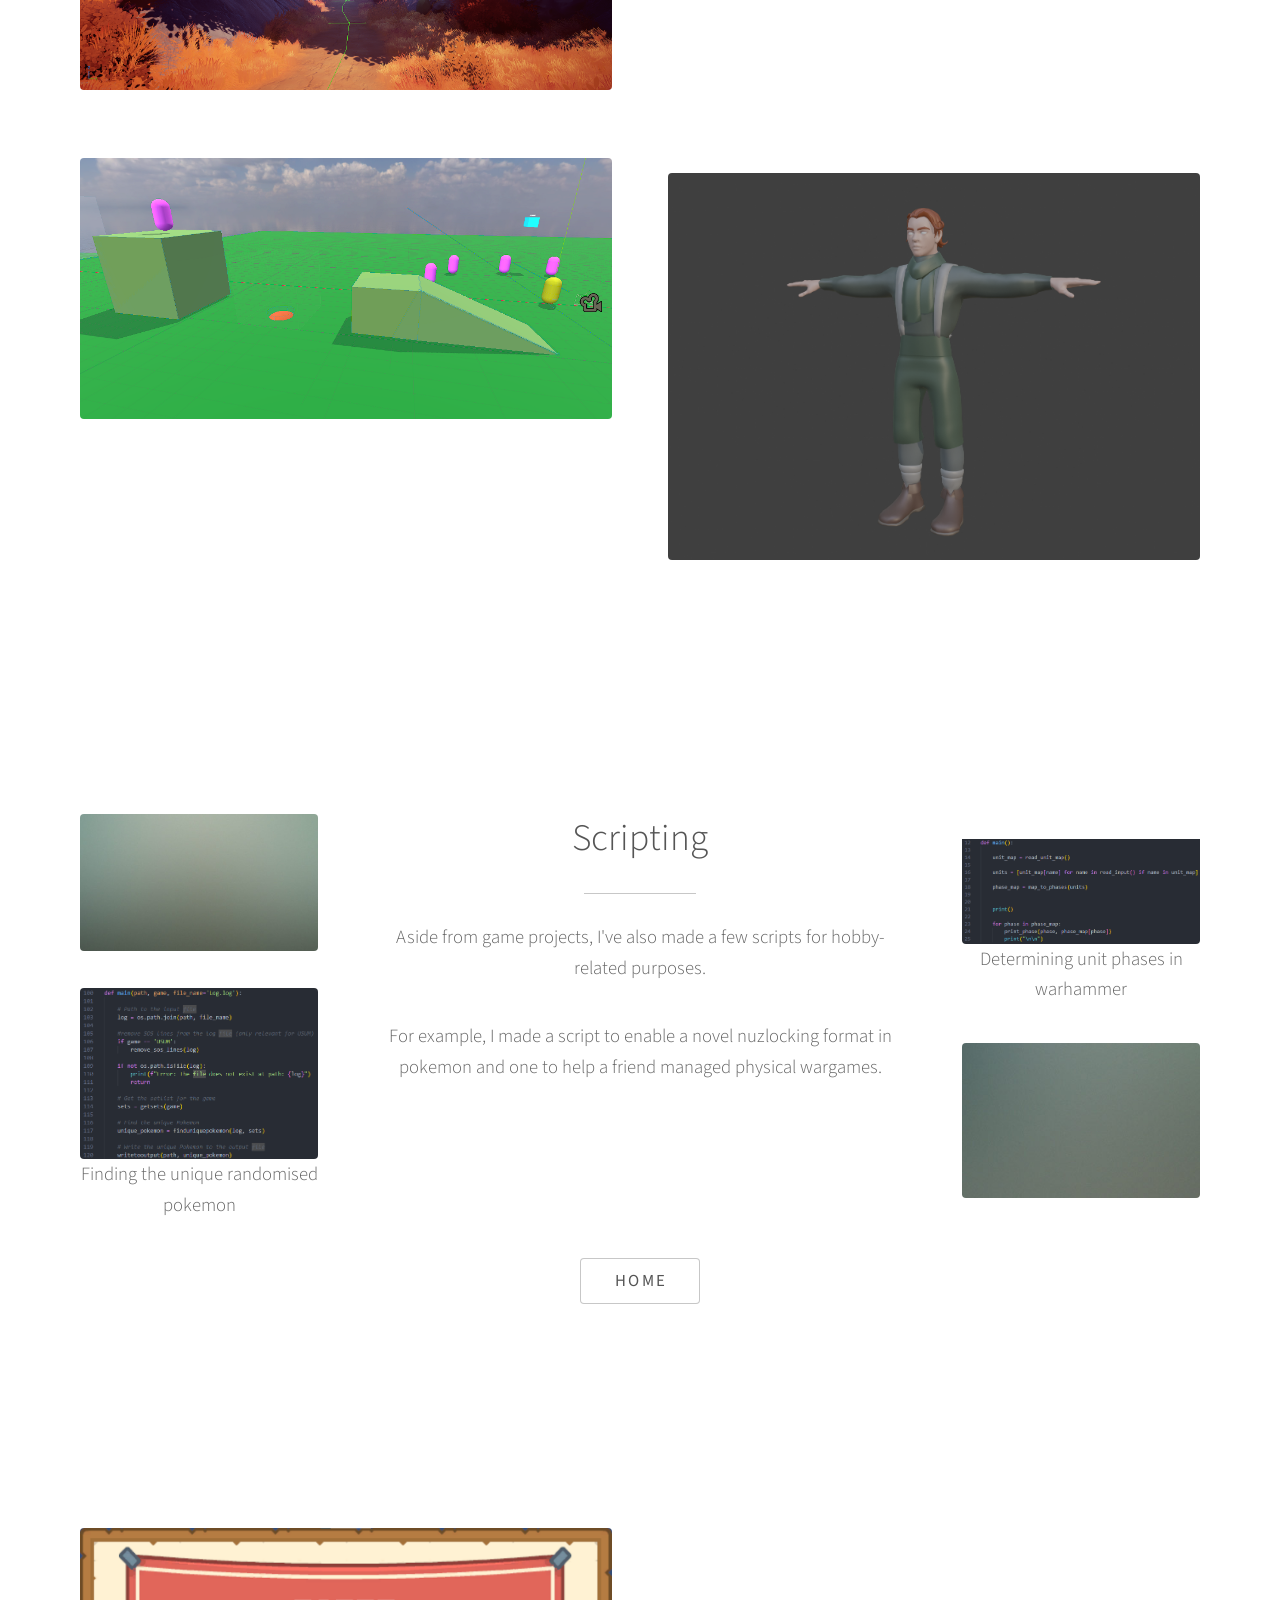
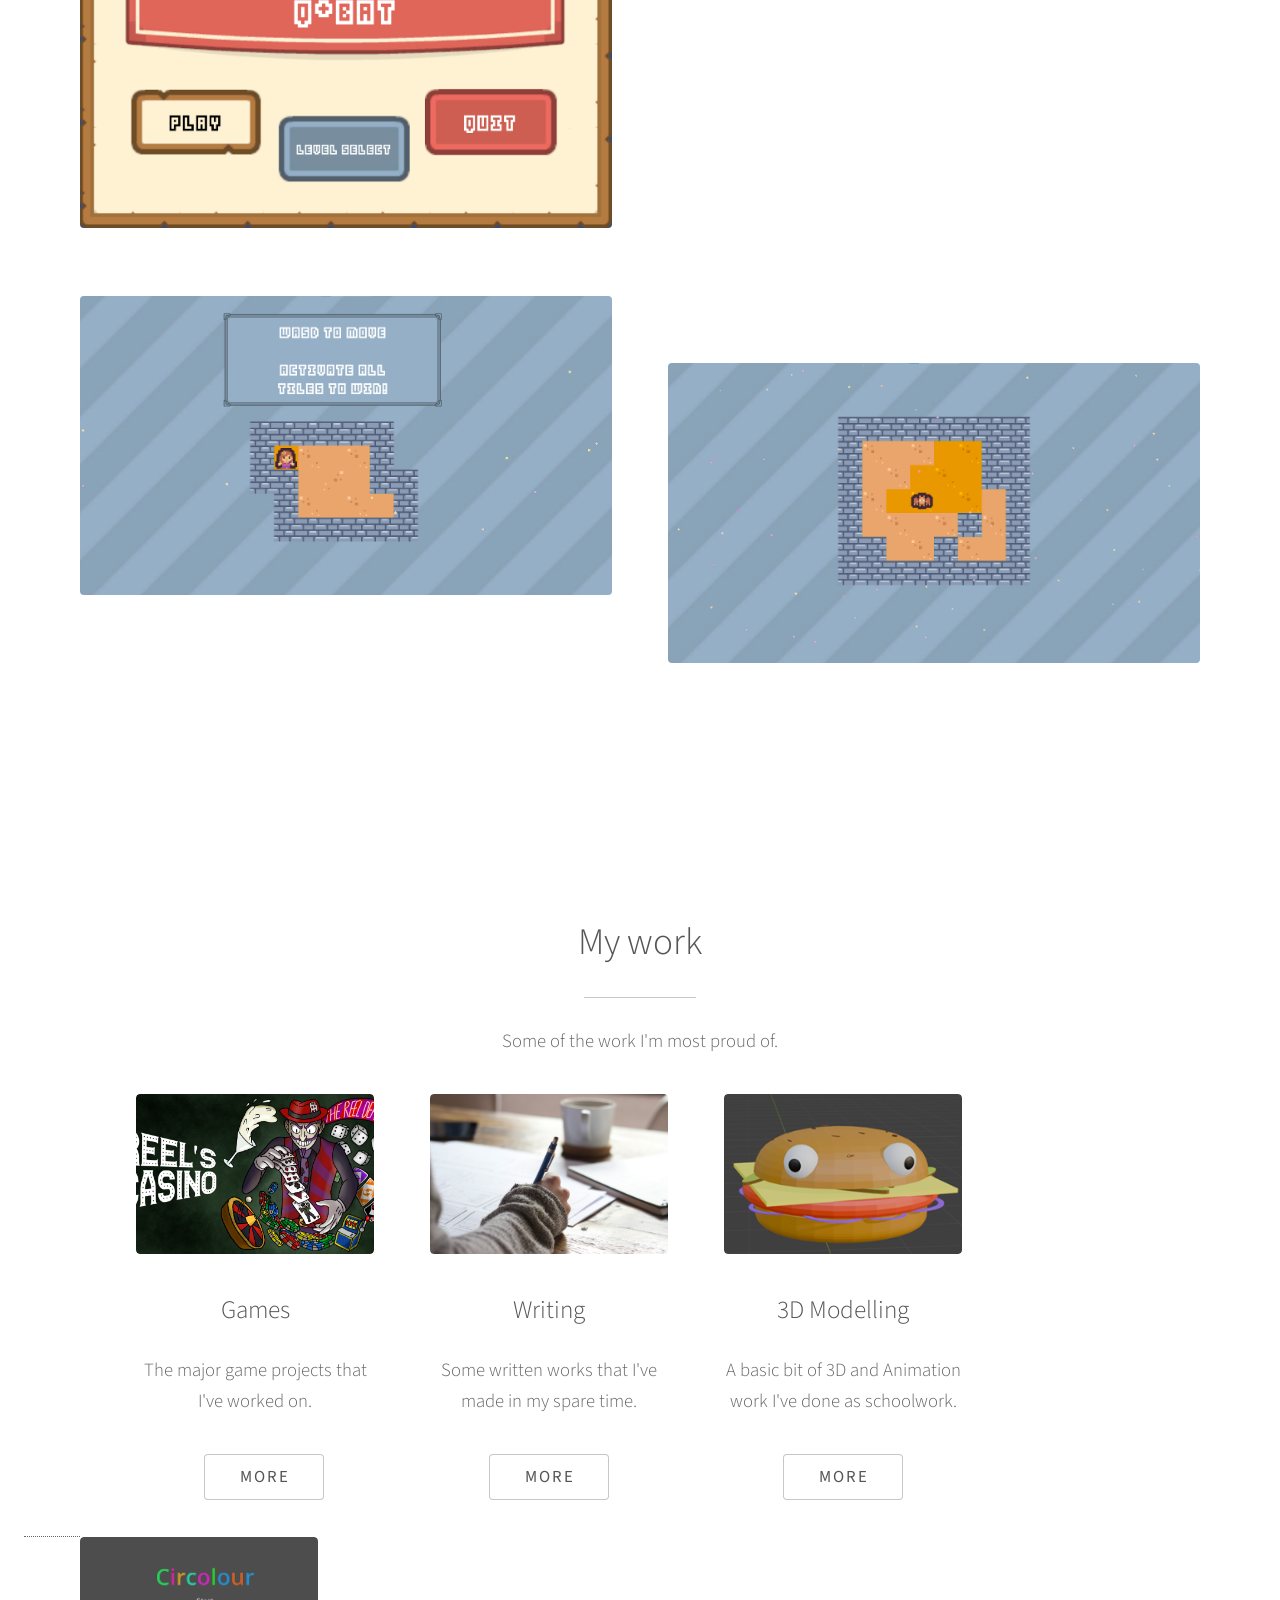
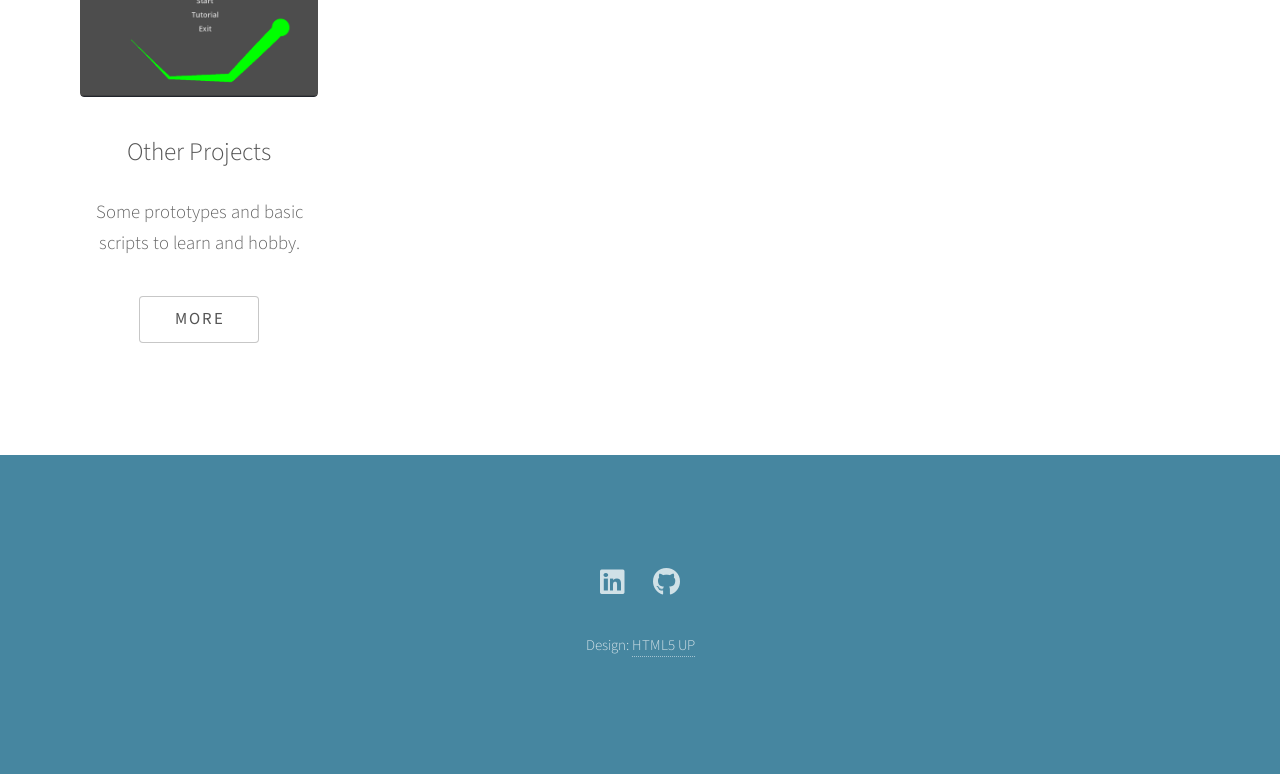
<file: other.html>
<!DOCTYPE HTML>
<!--
	Photon by HTML5 UP
	html5up.net | @ajlkn
	Free for personal and commercial use under the CCA 3.0 license (html5up.net/license)
-->
<html>
	<head>
		<title>Other projects</title>
		<meta charset="utf-8" />
		<meta name="viewport" content="width=device-width, initial-scale=1, user-scalable=no" />
		<link rel="stylesheet" href="assets/css/main.css" />
		<noscript><link rel="stylesheet" href="assets/css/noscript.css" /></noscript>
	</head>
	<body class="is-preload">

		<!-- Header -->
			<section id="header">
				<div class="inner">
					<span class="icon solid major fa-cloud"></span>
					<h1>Other projects</h1>
					<p>Smaller games and other things </br> I've worked on or am working on</p>
					<ul class="actions special">
						<li><a href="#one" class="button scrolly">Discover</a></li>
					</ul>
				</div>
			</section>

		<!-- One -->
			<section id="one" class="main style1">
				<div class="container">
					<div class="row gtr-150">
						<div class="col-4 col-12-medium">
							<header class="major">
								<h2> Circolour </h2>
							</header>
							<p> A simple game where the player must move and change the colour of a ball to avoid death. </p>
							<p> I made this game for a project in secondary school, but I ended up revisiting it with new knowledge to remake it juicier and more intuitive. </p>
							<p> <a href="https://github.com/OutworldToast/circolour/releases/tag/literallytook10seconds"> Try it out! </a> </p>
						</div>
						<div class="col-8 col-12-medium">
							<div class="row gtr-150">
								<div class="col-6 col-12-medium imp-medium">
									<span class="image fit"><img src="images/circolour.png" alt="" /></span>
									<p>	The title screen </p>

									<span class="image fit"><img src="images/other/circolourgameplay.png" alt="" /></span>
									<p> Gameplay </p>
								</div>
								<div class="col-6 col-12-medium imp-medium">
									<span class="image fit"><img src="images/other/circolourhighscores.png" alt="" /></span>
									<p> My high score! (after trying for far too long) </p>
									
									<span class="image fit"><img src="images/pic03.jpg" alt="" /></span>
									<p> A stock image to fill space </p>
								</div>
							</div>
						</div>
					</div>
				</div>
			</section>

		<!-- Two -->
			<section id="two" class="main style2">
				<div class="container">
					<div class="row gtr-150">
						<div class="col-6 col-12-medium">
							<div class="row gtr-150">
								<div class="col-12 col-12-medium imp-medium">
									<span class="image fit"><img src="images/other/spiritwalkervisualdemo.png" alt="" /></span>
									<p> A visual demo </p>
								</div>
								<div class="col-12 col-12-medium imp-medium">
									<span class="image fit"><img src="images/other/spiritwalkerprotooverview.png" alt="" /></span>
									<p> The current prototype in Godot </p>
								</div>
							</div>
						</div>
						<div class="col-6 col-12-medium">
							<div class="row gtr-150"></div>
								<header class="major">
									<h2>Spirit Walker Woods</h2>
								</header>
								<p> 
									My current active project. I was asked by a friend to help with programming a prototype for his graduation project, which I'm now using as a way to learn Unreal.
								</p>
								<p>
									While I initially did prototyping in Godot, we've since chosen to move the project to Unreal to try to bring it closer to the visual demo.
								</p>
								<div class="col-6 col-12-medium">
									<span class="image fit"><img src="images/other/spiritwalkermc.png" alt="" /></span>
									<p> The main character! </p>
								</div>
						</div>
					</div>
				</div>
			</section>

		<!-- One dash two -->

		<section id="one" class="main style1 special">
				<div class="container">
					<div class="row gtr-150">
						<div class="col-3 col-12-medium">
							<span class="image fit"><img src="images/pic01.jpg" alt="" /></span>

							<span class="image fit"><img src="images/nuzlockescript.png" alt="" /></span>
							<p> Finding the unique randomised pokemon </p>
						</div>
						<div class="col-6 col-12-medium">
							<header class="major">
								<h2>Scripting</h2>
							</header>
							<p> 
								Aside from game projects, I've also made a few scripts for hobby-related purposes.
							</p>
							<p>
								For example, I made a script to enable a novel nuzlocking format in pokemon and one to help a friend managed physical wargames.
							</p>
						</div>
						<div class="col-3 col-12-medium">
							<span class="image fit"><img src="images/warhammerscript.png" alt="" /></span>
							<p> Determining unit phases in warhammer </p>

							<span class="image fit"><img src="images/pic02.jpg" alt="" /></span>
						</div>
					</div>
					<footer class="major">
						<ul class="actions special">
							<li><a href="index.html" class="button">Home</a></li>
						</ul>
					</footer>
				</div>
			</section>

		<!-- Two -->
			<section id="two" class="main style2">
				<div class="container">
					<div class="row gtr-150">
						<div class="col-6 col-12-medium">
							<div class="row gtr-150">
								<div class="col-12 col-12-medium imp-medium">
									<span class="image fit"><img src="images/other/qbatmainmenu.png" alt="" /></span>
									<p> The main menu </p>
								</div>
								<div class="col-12 col-12-medium imp-medium">
									<span class="image fit"><img src="images/other/qbattransformation.png" alt="" /></span>
									<p> The first level </p>
								</div>
							</div>
						</div>
						<div class="col-6 col-12-medium">
							<div class="row gtr-150"></div>
								<header class="major">
									<h2>Q*Bat</h2>
								</header>
								<p> 
									A game I made to familiarise myself with Unity. It's a basic grid-based puzzle game where the goal is to activate all tiles by stepping on them exactly once.
								</p>
								<p>
									I made this project working on and off over the course of about a week, using free assets found online. Prior to this, I had almost no Unity experience.
								</p>
								<p>
									<a href="https://github.com/OutworldToast/BatGame/releases/tag/v1.0"> Try it out!
								</p>
								<div class="col-6 col-12-medium">
									<span class="image fit"><img src="images/other/qbattransformationreal.png" alt="" /></span>
									<p> The titular bat (which the player can transform into) </p>
								</div>
						</div>
					</div>
				</div>
			</section>

		<!-- Three -->
			<section id="three" class="main style1 special">
				<div class="container">
					<header class="major">
						<h2>My work</h2>
					</header>
					<p>Some of the work I'm most proud of.</p>
					<div class="row gtr-150">
						<div class="col-3 col-12-medium">
							<span class="image fit"><img src="images/reels.png" alt="" /></span>
							<h3>Games</h3>
							<p>The major game projects that I've worked on.</p>
							<ul class="actions special">
								<li><a href="games.html" class="button">More</a></li>
							</ul>
						</div>
						<div class="col-3 col-12-medium">
							<span class="image fit"><img src="images/writing.jpg" alt="" /></span>
							<h3>Writing</h3>
							<p>Some written works that I've made in my spare time.</p>
							<ul class="actions special">
								<li><a href="writing.html" class="button">More</a></li>
							</ul>
						</div>
						<div class="col-3 col-12-medium">
							<span class="image fit"><img src="images/borgar.png" alt="" /></span>
							<h3>3D Modelling</h3>
							<p>A basic bit of 3D and Animation work I've done as schoolwork.</p>
							<ul class="actions special">
								<li><a href="models.html" class="button">More</a></li>
							</ul>
						</div>
						<div class="col-3 col-12-medium">
							<span class="image fit"><img src="images/circolour.png" alt="" /></span>
							<h3>Other Projects</h3>
							<p>Some prototypes and basic scripts to learn and hobby.</p>
							<ul class="actions special">
								<li><a href="#" class="button">More</a></li>
							</ul>
						</div>
					</div>
				</div>
			</section>

		<!-- Footer -->
			<section id="footer">
				<ul class="icons">
					<li><a href="https://www.linkedin.com/in/sylvan-elderson-86b77230b/" class="icon brands alt fa-linkedin"><span class="label">Twitter</span></a></li>
					<li><a href="https://github.com/OutworldToast" class="icon brands alt fa-github"><span class="label">GitHub</span></a></li>
				</ul>
				<ul class="copyright">
					<li>Design: <a href="http://html5up.net">HTML5 UP</a></li>
				</ul>
			</section>

		<!-- Scripts -->
			<script src="assets/js/jquery.min.js"></script>
			<script src="assets/js/jquery.scrolly.min.js"></script>
			<script src="assets/js/browser.min.js"></script>
			<script src="assets/js/breakpoints.min.js"></script>
			<script src="assets/js/util.js"></script>
			<script src="assets/js/main.js"></script>

	</body>
</html>
</file>
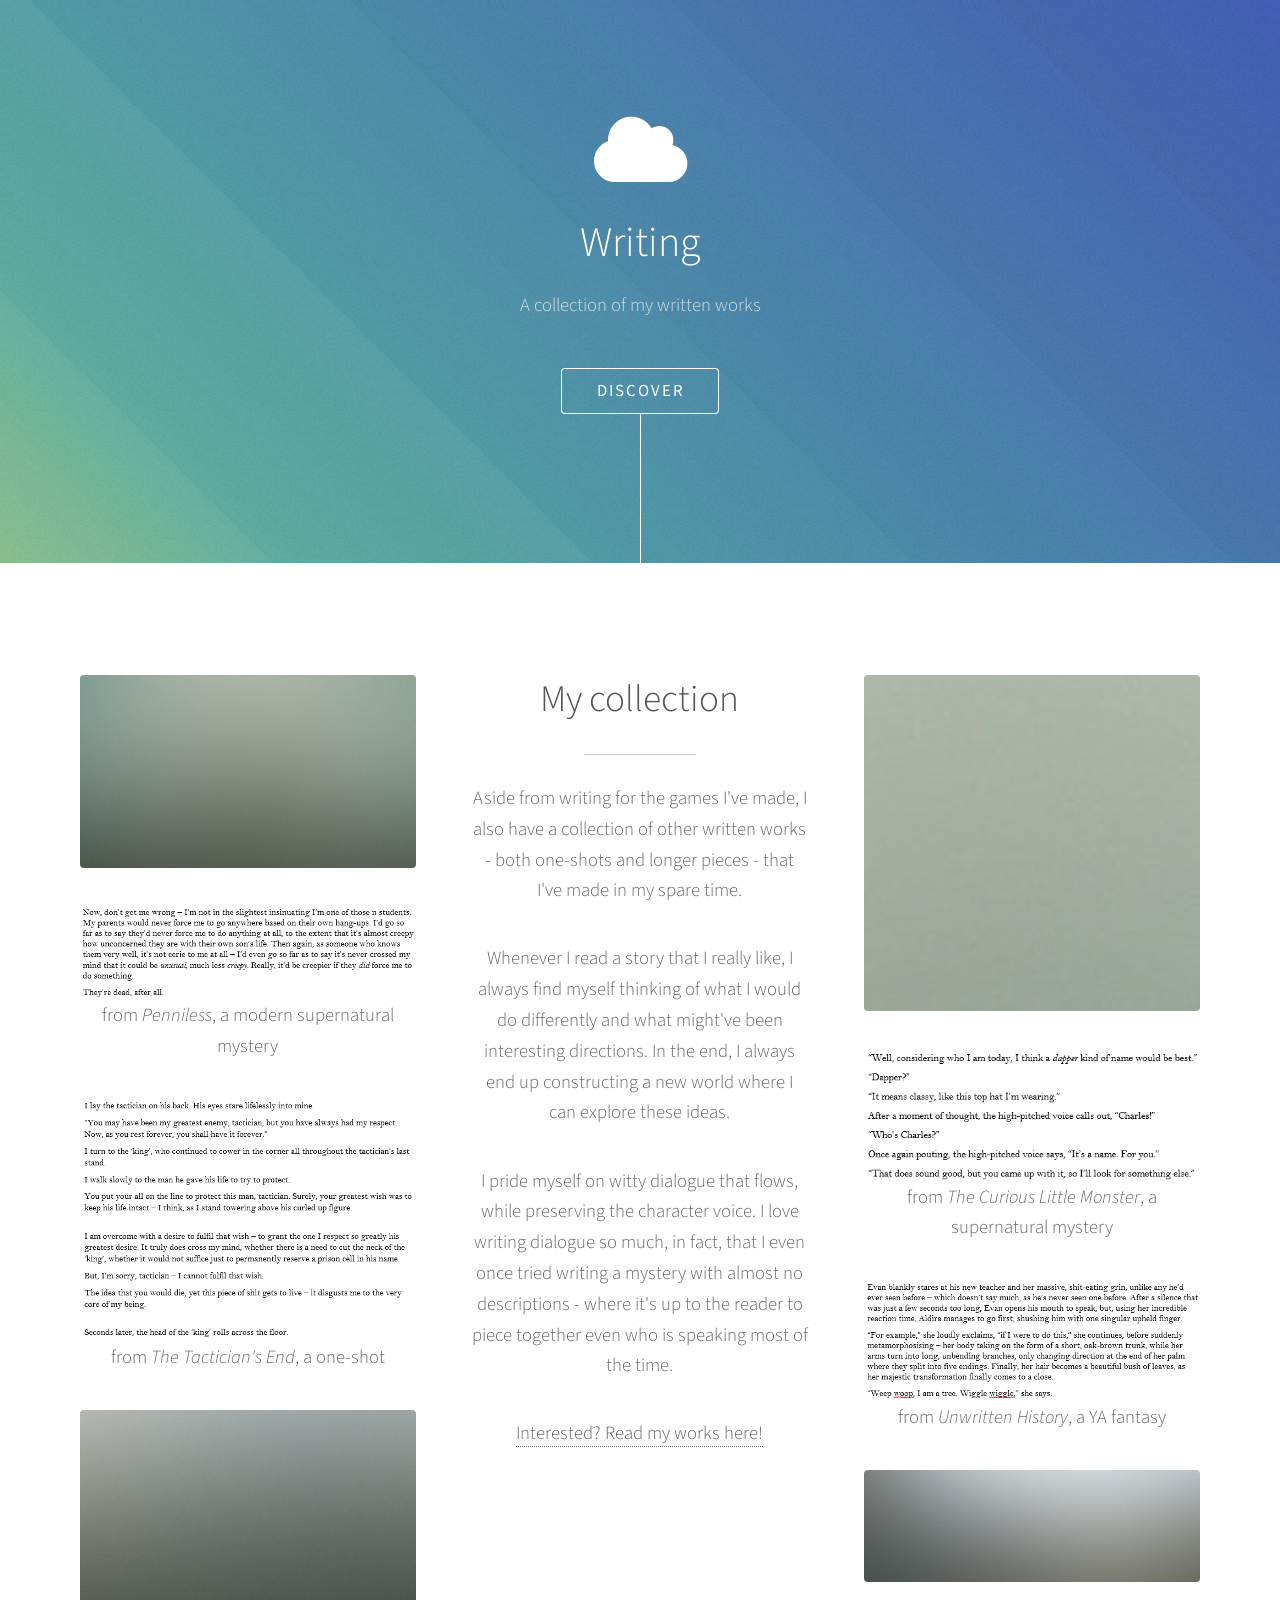
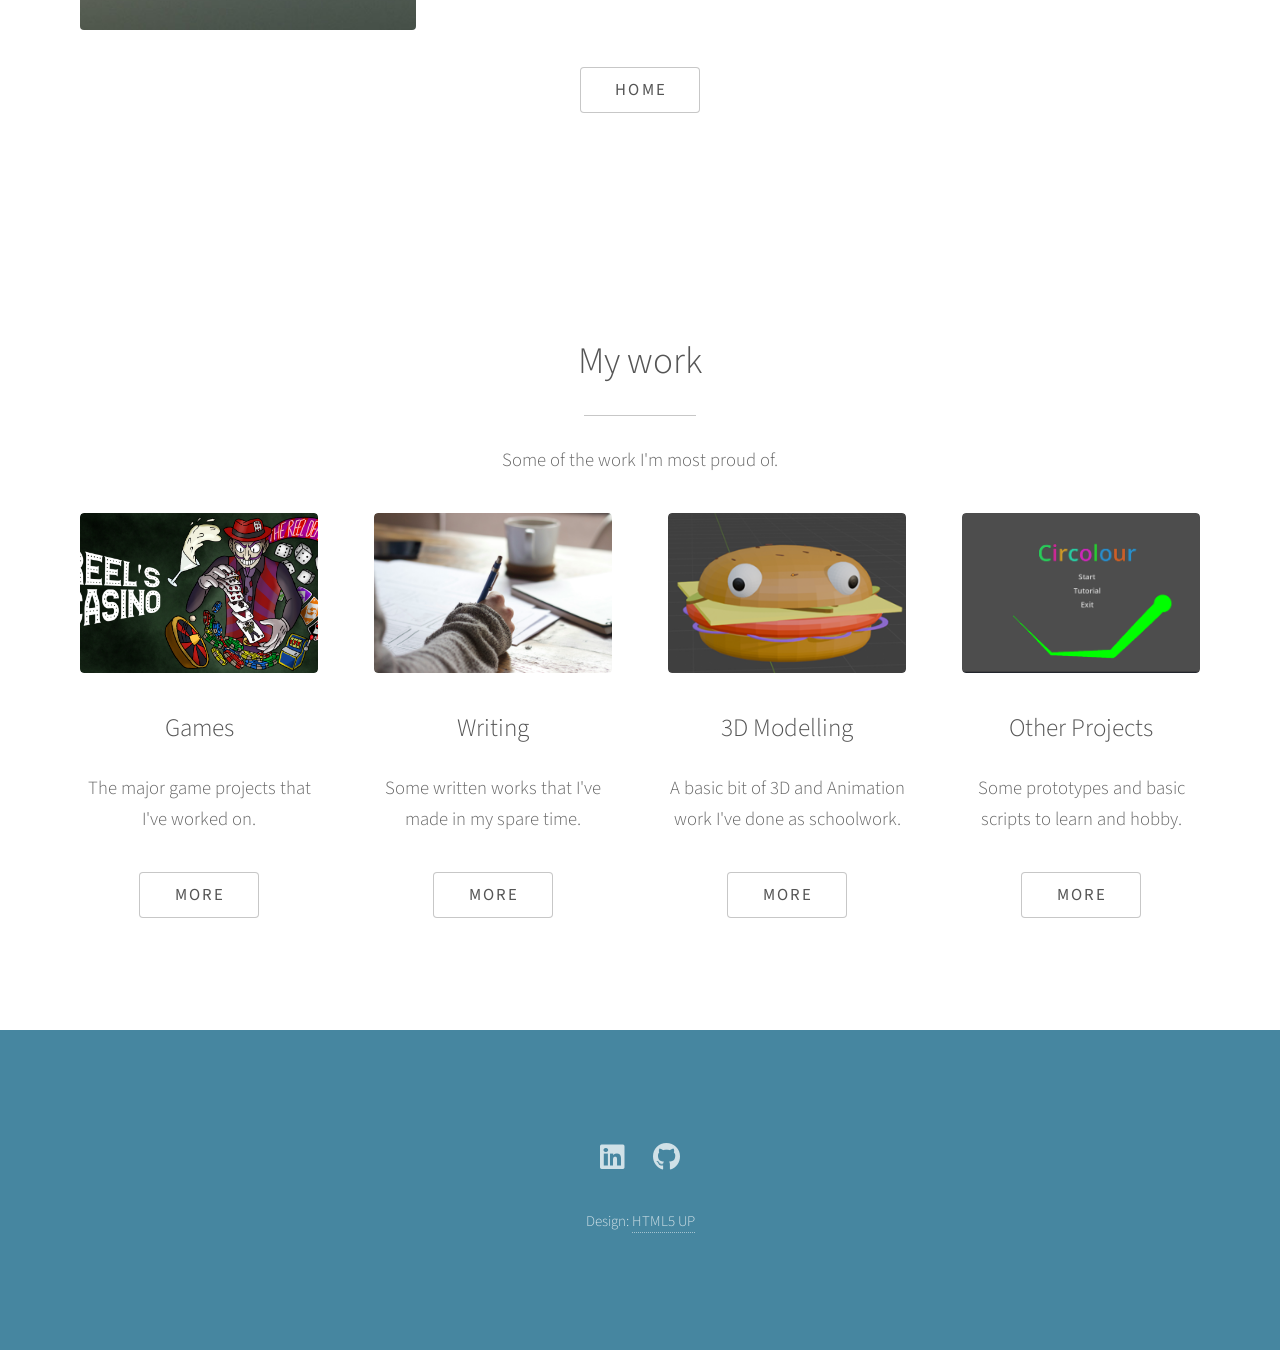
<file: writing.html>
<!DOCTYPE HTML>
<!--
	Photon by HTML5 UP
	html5up.net | @ajlkn
	Free for personal and commercial use under the CCA 3.0 license (html5up.net/license)
-->
<html>
	<head>
		<title>Writing</title>
		<meta charset="utf-8" />
		<meta name="viewport" content="width=device-width, initial-scale=1, user-scalable=no" />
		<link rel="stylesheet" href="assets/css/main.css" />
		<noscript><link rel="stylesheet" href="assets/css/noscript.css" /></noscript>
	</head>
	<body class="is-preload">

		<!-- Header -->
			<section id="header">
				<div class="inner">
					<span class="icon solid major fa-cloud"></span>
					<h1>Writing</h1>
					<p> A collection of my written works </p>
					<ul class="actions special">
						<li><a href="#one" class="button scrolly">Discover</a></li>
					</ul>
				</div>
			</section>

		<!-- One dash two -->

		<section id="one" class="main style1 special">
				<div class="container">
					<div class="row gtr-150">
						<div class="col-4 col-12-medium">
							<span class="image fit"><img src="images/pic01.jpg" alt="" /></span>
							
							<span class="image fit"><img src="images/pennilesssnippet.png" alt="" /></span>
							<p> from <i>Penniless</i>, a modern supernatural mystery </p>
							
							<span class="image fit"><img src="images/tacticiansendsnippet.png" alt="" /></span>
							<p> from <i>The Tactician's End</i>, a one-shot </p>
							
							<span class="image fit"><img src="images/pic03.jpg" alt="" /></span>
						</div>
						<div class="col-4 col-12-medium">
							<header class="major">
								<h2> My collection </h2>
							</header>
							<p> 
								Aside from writing for the games I've made, I also have a collection of other written works - both one-shots and longer pieces - that I've made in my spare time. 
							</p>
							<p> 
								Whenever I read a story that I really like, I always find myself thinking of what I would do differently and what might've been interesting directions.
								In the end, I always end up constructing a new world where I can explore these ideas.
							</p>
							<p>
								I pride myself on witty dialogue that flows, while preserving the character voice.
								I love writing dialogue so much, in fact, that I even once tried writing a mystery with almost no descriptions - where it's up to the reader to piece together even who is speaking most of the time.
							</p>
							<p> <a href="https://github.com/OutworldToast/Writing"> Interested? Read my works here! </a> </p>
						</div>
						<div class="col-4 col-12-medium">
							<span class="image fit"><img src="images/pic05.jpg" alt="" /></span>
							
							<span class="image fit"><img src="images/tclmsnippet.png" alt="" /></span>
							<p> from <i>The Curious Little Monster</i>, a supernatural mystery </p>
							
							<span class="image fit"><img src="images/unwrittenhistorysnippet.png" alt="" /></span>
							<p> from <i>Unwritten History</i>, a YA fantasy </p>

							<span class="image fit"><img src="images/pic06.jpg" alt="" /></span>
						</div>
					</div>
					<footer class="major">
						<ul class="actions special">
							<li><a href="index.html" class="button">Home</a></li>
						</ul>
					</footer>
				</div>
			</section>

		<!-- Three -->
			<section id="three" class="main style1 special">
				<div class="container">
					<header class="major">
						<h2>My work</h2>
					</header>
					<p>Some of the work I'm most proud of.</p>
					<div class="row gtr-150">
						<div class="col-3 col-12-medium">
							<span class="image fit"><img src="images/reels.png" alt="" /></span>
							<h3>Games</h3>
							<p>The major game projects that I've worked on.</p>
							<ul class="actions special">
								<li><a href="games.html" class="button">More</a></li>
							</ul>
						</div>
						<div class="col-3 col-12-medium">
							<span class="image fit"><img src="images/writing.jpg" alt="" /></span>
							<h3>Writing</h3>
							<p>Some written works that I've made in my spare time.</p>
							<ul class="actions special">
								<li><a href="#" class="button">More</a></li>
							</ul>
						</div>
						<div class="col-3 col-12-medium">
							<span class="image fit"><img src="images/borgar.png" alt="" /></span>
							<h3>3D Modelling</h3>
							<p>A basic bit of 3D and Animation work I've done as schoolwork.</p>
							<ul class="actions special">
								<li><a href="models.html" class="button">More</a></li>
							</ul>
						</div>
						<div class="col-3 col-12-medium">
							<span class="image fit"><img src="images/circolour.png" alt="" /></span>
							<h3>Other Projects</h3>
							<p>Some prototypes and basic scripts to learn and hobby.</p>
							<ul class="actions special">
								<li><a href="other.html" class="button">More</a></li>
							</ul>
						</div>
					</div>
				</div>
			</section>

		<!-- Footer -->
			<section id="footer">
				<ul class="icons">
					<li><a href="https://www.linkedin.com/in/sylvan-elderson-86b77230b/" class="icon brands alt fa-linkedin"><span class="label">Twitter</span></a></li>
					<li><a href="https://github.com/OutworldToast" class="icon brands alt fa-github"><span class="label">GitHub</span></a></li>
				</ul>
				<ul class="copyright">
					<li>Design: <a href="http://html5up.net">HTML5 UP</a></li>
				</ul>
			</section>

		<!-- Scripts -->
			<script src="assets/js/jquery.min.js"></script>
			<script src="assets/js/jquery.scrolly.min.js"></script>
			<script src="assets/js/browser.min.js"></script>
			<script src="assets/js/breakpoints.min.js"></script>
			<script src="assets/js/util.js"></script>
			<script src="assets/js/main.js"></script>

	</body>
</html>
</file>
<file: assets/css/noscript.css>
/*
	Photon by HTML5 UP
	html5up.net | @ajlkn
	Free for personal and commercial use under the CCA 3.0 license (html5up.net/license)
*/

/* Header */

	body.is-preload #header .inner {
		-moz-transform: none;
		-webkit-transform: none;
		-ms-transform: none;
		transform: none;
		opacity: 1;
	}

		body.is-preload #header .inner .actions {
			-moz-transform: none;
			-webkit-transform: none;
			-ms-transform: none;
			transform: none;
			opacity: 1;
		}

	body.is-preload #header:after {
		opacity: 0;
	}
</file>
<file: assets/css/main.css>
@import url("fontawesome-all.min.css");
@import url("https://fonts.googleapis.com/css?family=Source+Sans+Pro:300,300italic,400,400italic");

/*
	Photon by HTML5 UP
	html5up.net | @ajlkn
	Free for personal and commercial use under the CCA 3.0 license (html5up.net/license)
*/

html, body, div, span, applet, object,
iframe, h1, h2, h3, h4, h5, h6, p, blockquote,
pre, a, abbr, acronym, address, big, cite,
code, del, dfn, em, img, ins, kbd, q, s, samp,
small, strike, strong, sub, sup, tt, var, b,
u, i, center, dl, dt, dd, ol, ul, li, fieldset,
form, label, legend, table, caption, tbody,
tfoot, thead, tr, th, td, article, aside,
canvas, details, embed, figure, figcaption,
footer, header, hgroup, menu, nav, output, ruby,
section, summary, time, mark, audio, video {
	margin: 0;
	padding: 0;
	border: 0;
	font-size: 100%;
	font: inherit;
	vertical-align: baseline;}

article, aside, details, figcaption, figure,
footer, header, hgroup, menu, nav, section {
	display: block;}

body {
	line-height: 1;
}

ol, ul {
	list-style: none;
}

blockquote, q {
	quotes: none;
}

	blockquote:before, blockquote:after, q:before, q:after {
		content: '';
		content: none;
	}

table {
	border-collapse: collapse;
	border-spacing: 0;
}

body {
	-webkit-text-size-adjust: none;
}

mark {
	background-color: transparent;
	color: inherit;
}

input::-moz-focus-inner {
	border: 0;
	padding: 0;
}

input, select, textarea {
	-moz-appearance: none;
	-webkit-appearance: none;
	-ms-appearance: none;
	appearance: none;
}

/* Basic */

	html {
		box-sizing: border-box;
	}

	*, *:before, *:after {
		box-sizing: inherit;
	}

	body {
		background: #fff;
	}

		body.is-preload *, body.is-preload *:before, body.is-preload *:after {
			-moz-animation: none !important;
			-webkit-animation: none !important;
			-ms-animation: none !important;
			animation: none !important;
			-moz-transition: none !important;
			-webkit-transition: none !important;
			-ms-transition: none !important;
			transition: none !important;
		}

	body, input, select, textarea {
		color: #666;
		font-family: "Source Sans Pro", Helvetica, sans-serif;
		font-size: 16pt;
		font-weight: 300;
		line-height: 1.65em;
	}

	a {
		-moz-transition: color 0.2s ease-in-out, border-color 0.2s ease-in-out;
		-webkit-transition: color 0.2s ease-in-out, border-color 0.2s ease-in-out;
		-ms-transition: color 0.2s ease-in-out, border-color 0.2s ease-in-out;
		transition: color 0.2s ease-in-out, border-color 0.2s ease-in-out;
		border-bottom: dotted 1px #666;
		color: inherit;
		text-decoration: none;
	}

		a:hover {
			border-bottom-color: transparent !important;
			color: #6bd4c8;
		}

	strong, b {
		color: #555;
		font-weight: 400;
	}

	em, i {
		font-style: italic;
	}

	p {
		margin: 0 0 2em 0;
	}

	h1, h2, h3, h4, h5, h6 {
		color: #555;
		line-height: 1em;
		margin: 0 0 1em 0;
	}

		h1 a, h2 a, h3 a, h4 a, h5 a, h6 a {
			color: inherit;
			text-decoration: none;
		}

	h1 {
		font-size: 2.25em;
		line-height: 1.35em;
	}

	h2 {
		font-size: 2em;
		line-height: 1.35em;
	}

	h3 {
		font-size: 1.35em;
		line-height: 1.5em;
	}

	h4 {
		font-size: 1.25em;
		line-height: 1.5em;
	}

	h5 {
		font-size: 0.9em;
		line-height: 1.5em;
	}

	h6 {
		font-size: 0.7em;
		line-height: 1.5em;
	}

	sub {
		font-size: 0.8em;
		position: relative;
		top: 0.5em;
	}

	sup {
		font-size: 0.8em;
		position: relative;
		top: -0.5em;
	}

	hr {
		border: 0;
		border-bottom: solid 1px rgba(144, 144, 144, 0.5);
		margin: 2em 0;
	}

		hr.major {
			margin: 3em 0;
		}

	blockquote {
		border-left: solid 4px rgba(144, 144, 144, 0.5);
		font-style: italic;
		margin: 0 0 2em 0;
		padding: 0.5em 0 0.5em 2em;
	}

	code {
		background: rgba(144, 144, 144, 0.075);
		border-radius: 4px;
		border: solid 1px rgba(144, 144, 144, 0.5);
		font-family: "Courier New", monospace;
		font-size: 0.9em;
		margin: 0 0.25em;
		padding: 0.25em 0.65em;
	}

	pre {
		-webkit-overflow-scrolling: touch;
		font-family: "Courier New", monospace;
		font-size: 0.9em;
		margin: 0 0 2em 0;
	}

		pre code {
			display: block;
			line-height: 1.75em;
			padding: 1em 1.5em;
			overflow-x: auto;
		}

	.align-left {
		text-align: left;
	}

	.align-center {
		text-align: center;
	}

	.align-right {
		text-align: right;
	}

/* Container */

	.container {
		margin: 0 auto;
		max-width: calc(100% - 4em);
		width: 60em;
	}

		.container.xsmall {
			width: 15em;
		}

		.container.small {
			width: 30em;
		}

		.container.medium {
			width: 45em;
		}

		.container.large {
			width: 75em;
		}

		.container.xlarge {
			width: 90em;
		}

		.container.max {
			width: 100%;
		}

		@media screen and (max-width: 980px) {

			.container {
				max-width: 100% !important;
				width: 100% !important;
			}

		}

		@media screen and (max-width: 480px) {

			.container {
				max-width: calc(100% - 3em);
			}

		}

/* Row */

	.row {
		display: flex;
		flex-wrap: wrap;
		box-sizing: border-box;
		align-items: stretch;
	}

		.row > * {
			box-sizing: border-box;
		}

		.row.gtr-uniform > * > :last-child {
			margin-bottom: 0;
		}

		.row.aln-left {
			justify-content: flex-start;
		}

		.row.aln-center {
			justify-content: center;
		}

		.row.aln-right {
			justify-content: flex-end;
		}

		.row.aln-top {
			align-items: flex-start;
		}

		.row.aln-middle {
			align-items: center;
		}

		.row.aln-bottom {
			align-items: flex-end;
		}

		.row > .imp {
			order: -1;
		}

		.row > .col-1 {
			width: 8.33333%;
		}

		.row > .off-1 {
			margin-left: 8.33333%;
		}

		.row > .col-2 {
			width: 16.66667%;
		}

		.row > .off-2 {
			margin-left: 16.66667%;
		}

		.row > .col-3 {
			width: 25%;
		}

		.row > .off-3 {
			margin-left: 25%;
		}

		.row > .col-4 {
			width: 33.33333%;
		}

		.row > .off-4 {
			margin-left: 33.33333%;
		}

		.row > .col-5 {
			width: 41.66667%;
		}

		.row > .off-5 {
			margin-left: 41.66667%;
		}

		.row > .col-6 {
			width: 50%;
		}

		.row > .off-6 {
			margin-left: 50%;
		}

		.row > .col-7 {
			width: 58.33333%;
		}

		.row > .off-7 {
			margin-left: 58.33333%;
		}

		.row > .col-8 {
			width: 66.66667%;
		}

		.row > .off-8 {
			margin-left: 66.66667%;
		}

		.row > .col-9 {
			width: 75%;
		}

		.row > .off-9 {
			margin-left: 75%;
		}

		.row > .col-10 {
			width: 83.33333%;
		}

		.row > .off-10 {
			margin-left: 83.33333%;
		}

		.row > .col-11 {
			width: 91.66667%;
		}

		.row > .off-11 {
			margin-left: 91.66667%;
		}

		.row > .col-12 {
			width: 100%;
		}

		.row > .off-12 {
			margin-left: 100%;
		}

		.row.gtr-0 {
			margin-top: 0;
			margin-left: 0em;
		}

			.row.gtr-0 > * {
				padding: 0 0 0 0em;
			}

			.row.gtr-0.gtr-uniform {
				margin-top: 0em;
			}

				.row.gtr-0.gtr-uniform > * {
					padding-top: 0em;
				}

		.row.gtr-25 {
			margin-top: 0;
			margin-left: -0.5em;
		}

			.row.gtr-25 > * {
				padding: 0 0 0 0.5em;
			}

			.row.gtr-25.gtr-uniform {
				margin-top: -0.5em;
			}

				.row.gtr-25.gtr-uniform > * {
					padding-top: 0.5em;
				}

		.row.gtr-50 {
			margin-top: 0;
			margin-left: -1em;
		}

			.row.gtr-50 > * {
				padding: 0 0 0 1em;
			}

			.row.gtr-50.gtr-uniform {
				margin-top: -1em;
			}

				.row.gtr-50.gtr-uniform > * {
					padding-top: 1em;
				}

		.row {
			margin-top: 0;
			margin-left: -2em;
		}

			.row > * {
				padding: 0 0 0 2em;
			}

			.row.gtr-uniform {
				margin-top: -2em;
			}

				.row.gtr-uniform > * {
					padding-top: 2em;
				}

		.row.gtr-150 {
			margin-top: 0;
			margin-left: -3em;
		}

			.row.gtr-150 > * {
				padding: 0 0 0 3em;
			}

			.row.gtr-150.gtr-uniform {
				margin-top: -3em;
			}

				.row.gtr-150.gtr-uniform > * {
					padding-top: 3em;
				}

		.row.gtr-200 {
			margin-top: 0;
			margin-left: -4em;
		}

			.row.gtr-200 > * {
				padding: 0 0 0 4em;
			}

			.row.gtr-200.gtr-uniform {
				margin-top: -4em;
			}

				.row.gtr-200.gtr-uniform > * {
					padding-top: 4em;
				}

		@media screen and (max-width: 1680px) {

			.row {
				display: flex;
				flex-wrap: wrap;
				box-sizing: border-box;
				align-items: stretch;
			}

				.row > * {
					box-sizing: border-box;
				}

				.row.gtr-uniform > * > :last-child {
					margin-bottom: 0;
				}

				.row.aln-left {
					justify-content: flex-start;
				}

				.row.aln-center {
					justify-content: center;
				}

				.row.aln-right {
					justify-content: flex-end;
				}

				.row.aln-top {
					align-items: flex-start;
				}

				.row.aln-middle {
					align-items: center;
				}

				.row.aln-bottom {
					align-items: flex-end;
				}

				.row > .imp-xlarge {
					order: -1;
				}

				.row > .col-1-xlarge {
					width: 8.33333%;
				}

				.row > .off-1-xlarge {
					margin-left: 8.33333%;
				}

				.row > .col-2-xlarge {
					width: 16.66667%;
				}

				.row > .off-2-xlarge {
					margin-left: 16.66667%;
				}

				.row > .col-3-xlarge {
					width: 25%;
				}

				.row > .off-3-xlarge {
					margin-left: 25%;
				}

				.row > .col-4-xlarge {
					width: 33.33333%;
				}

				.row > .off-4-xlarge {
					margin-left: 33.33333%;
				}

				.row > .col-5-xlarge {
					width: 41.66667%;
				}

				.row > .off-5-xlarge {
					margin-left: 41.66667%;
				}

				.row > .col-6-xlarge {
					width: 50%;
				}

				.row > .off-6-xlarge {
					margin-left: 50%;
				}

				.row > .col-7-xlarge {
					width: 58.33333%;
				}

				.row > .off-7-xlarge {
					margin-left: 58.33333%;
				}

				.row > .col-8-xlarge {
					width: 66.66667%;
				}

				.row > .off-8-xlarge {
					margin-left: 66.66667%;
				}

				.row > .col-9-xlarge {
					width: 75%;
				}

				.row > .off-9-xlarge {
					margin-left: 75%;
				}

				.row > .col-10-xlarge {
					width: 83.33333%;
				}

				.row > .off-10-xlarge {
					margin-left: 83.33333%;
				}

				.row > .col-11-xlarge {
					width: 91.66667%;
				}

				.row > .off-11-xlarge {
					margin-left: 91.66667%;
				}

				.row > .col-12-xlarge {
					width: 100%;
				}

				.row > .off-12-xlarge {
					margin-left: 100%;
				}

				.row.gtr-0 {
					margin-top: 0;
					margin-left: 0em;
				}

					.row.gtr-0 > * {
						padding: 0 0 0 0em;
					}

					.row.gtr-0.gtr-uniform {
						margin-top: 0em;
					}

						.row.gtr-0.gtr-uniform > * {
							padding-top: 0em;
						}

				.row.gtr-25 {
					margin-top: 0;
					margin-left: -0.5em;
				}

					.row.gtr-25 > * {
						padding: 0 0 0 0.5em;
					}

					.row.gtr-25.gtr-uniform {
						margin-top: -0.5em;
					}

						.row.gtr-25.gtr-uniform > * {
							padding-top: 0.5em;
						}

				.row.gtr-50 {
					margin-top: 0;
					margin-left: -1em;
				}

					.row.gtr-50 > * {
						padding: 0 0 0 1em;
					}

					.row.gtr-50.gtr-uniform {
						margin-top: -1em;
					}

						.row.gtr-50.gtr-uniform > * {
							padding-top: 1em;
						}

				.row {
					margin-top: 0;
					margin-left: -2em;
				}

					.row > * {
						padding: 0 0 0 2em;
					}

					.row.gtr-uniform {
						margin-top: -2em;
					}

						.row.gtr-uniform > * {
							padding-top: 2em;
						}

				.row.gtr-150 {
					margin-top: 0;
					margin-left: -3em;
				}

					.row.gtr-150 > * {
						padding: 0 0 0 3em;
					}

					.row.gtr-150.gtr-uniform {
						margin-top: -3em;
					}

						.row.gtr-150.gtr-uniform > * {
							padding-top: 3em;
						}

				.row.gtr-200 {
					margin-top: 0;
					margin-left: -4em;
				}

					.row.gtr-200 > * {
						padding: 0 0 0 4em;
					}

					.row.gtr-200.gtr-uniform {
						margin-top: -4em;
					}

						.row.gtr-200.gtr-uniform > * {
							padding-top: 4em;
						}

		}

		@media screen and (max-width: 1140px) {

			.row {
				display: flex;
				flex-wrap: wrap;
				box-sizing: border-box;
				align-items: stretch;
			}

				.row > * {
					box-sizing: border-box;
				}

				.row.gtr-uniform > * > :last-child {
					margin-bottom: 0;
				}

				.row.aln-left {
					justify-content: flex-start;
				}

				.row.aln-center {
					justify-content: center;
				}

				.row.aln-right {
					justify-content: flex-end;
				}

				.row.aln-top {
					align-items: flex-start;
				}

				.row.aln-middle {
					align-items: center;
				}

				.row.aln-bottom {
					align-items: flex-end;
				}

				.row > .imp-large {
					order: -1;
				}

				.row > .col-1-large {
					width: 8.33333%;
				}

				.row > .off-1-large {
					margin-left: 8.33333%;
				}

				.row > .col-2-large {
					width: 16.66667%;
				}

				.row > .off-2-large {
					margin-left: 16.66667%;
				}

				.row > .col-3-large {
					width: 25%;
				}

				.row > .off-3-large {
					margin-left: 25%;
				}

				.row > .col-4-large {
					width: 33.33333%;
				}

				.row > .off-4-large {
					margin-left: 33.33333%;
				}

				.row > .col-5-large {
					width: 41.66667%;
				}

				.row > .off-5-large {
					margin-left: 41.66667%;
				}

				.row > .col-6-large {
					width: 50%;
				}

				.row > .off-6-large {
					margin-left: 50%;
				}

				.row > .col-7-large {
					width: 58.33333%;
				}

				.row > .off-7-large {
					margin-left: 58.33333%;
				}

				.row > .col-8-large {
					width: 66.66667%;
				}

				.row > .off-8-large {
					margin-left: 66.66667%;
				}

				.row > .col-9-large {
					width: 75%;
				}

				.row > .off-9-large {
					margin-left: 75%;
				}

				.row > .col-10-large {
					width: 83.33333%;
				}

				.row > .off-10-large {
					margin-left: 83.33333%;
				}

				.row > .col-11-large {
					width: 91.66667%;
				}

				.row > .off-11-large {
					margin-left: 91.66667%;
				}

				.row > .col-12-large {
					width: 100%;
				}

				.row > .off-12-large {
					margin-left: 100%;
				}

				.row.gtr-0 {
					margin-top: 0;
					margin-left: 0em;
				}

					.row.gtr-0 > * {
						padding: 0 0 0 0em;
					}

					.row.gtr-0.gtr-uniform {
						margin-top: 0em;
					}

						.row.gtr-0.gtr-uniform > * {
							padding-top: 0em;
						}

				.row.gtr-25 {
					margin-top: 0;
					margin-left: -0.5em;
				}

					.row.gtr-25 > * {
						padding: 0 0 0 0.5em;
					}

					.row.gtr-25.gtr-uniform {
						margin-top: -0.5em;
					}

						.row.gtr-25.gtr-uniform > * {
							padding-top: 0.5em;
						}

				.row.gtr-50 {
					margin-top: 0;
					margin-left: -1em;
				}

					.row.gtr-50 > * {
						padding: 0 0 0 1em;
					}

					.row.gtr-50.gtr-uniform {
						margin-top: -1em;
					}

						.row.gtr-50.gtr-uniform > * {
							padding-top: 1em;
						}

				.row {
					margin-top: 0;
					margin-left: -2em;
				}

					.row > * {
						padding: 0 0 0 2em;
					}

					.row.gtr-uniform {
						margin-top: -2em;
					}

						.row.gtr-uniform > * {
							padding-top: 2em;
						}

				.row.gtr-150 {
					margin-top: 0;
					margin-left: -3em;
				}

					.row.gtr-150 > * {
						padding: 0 0 0 3em;
					}

					.row.gtr-150.gtr-uniform {
						margin-top: -3em;
					}

						.row.gtr-150.gtr-uniform > * {
							padding-top: 3em;
						}

				.row.gtr-200 {
					margin-top: 0;
					margin-left: -4em;
				}

					.row.gtr-200 > * {
						padding: 0 0 0 4em;
					}

					.row.gtr-200.gtr-uniform {
						margin-top: -4em;
					}

						.row.gtr-200.gtr-uniform > * {
							padding-top: 4em;
						}

		}

		@media screen and (max-width: 980px) {

			.row {
				display: flex;
				flex-wrap: wrap;
				box-sizing: border-box;
				align-items: stretch;
			}

				.row > * {
					box-sizing: border-box;
				}

				.row.gtr-uniform > * > :last-child {
					margin-bottom: 0;
				}

				.row.aln-left {
					justify-content: flex-start;
				}

				.row.aln-center {
					justify-content: center;
				}

				.row.aln-right {
					justify-content: flex-end;
				}

				.row.aln-top {
					align-items: flex-start;
				}

				.row.aln-middle {
					align-items: center;
				}

				.row.aln-bottom {
					align-items: flex-end;
				}

				.row > .imp-medium {
					order: -1;
				}

				.row > .col-1-medium {
					width: 8.33333%;
				}

				.row > .off-1-medium {
					margin-left: 8.33333%;
				}

				.row > .col-2-medium {
					width: 16.66667%;
				}

				.row > .off-2-medium {
					margin-left: 16.66667%;
				}

				.row > .col-3-medium {
					width: 25%;
				}

				.row > .off-3-medium {
					margin-left: 25%;
				}

				.row > .col-4-medium {
					width: 33.33333%;
				}

				.row > .off-4-medium {
					margin-left: 33.33333%;
				}

				.row > .col-5-medium {
					width: 41.66667%;
				}

				.row > .off-5-medium {
					margin-left: 41.66667%;
				}

				.row > .col-6-medium {
					width: 50%;
				}

				.row > .off-6-medium {
					margin-left: 50%;
				}

				.row > .col-7-medium {
					width: 58.33333%;
				}

				.row > .off-7-medium {
					margin-left: 58.33333%;
				}

				.row > .col-8-medium {
					width: 66.66667%;
				}

				.row > .off-8-medium {
					margin-left: 66.66667%;
				}

				.row > .col-9-medium {
					width: 75%;
				}

				.row > .off-9-medium {
					margin-left: 75%;
				}

				.row > .col-10-medium {
					width: 83.33333%;
				}

				.row > .off-10-medium {
					margin-left: 83.33333%;
				}

				.row > .col-11-medium {
					width: 91.66667%;
				}

				.row > .off-11-medium {
					margin-left: 91.66667%;
				}

				.row > .col-12-medium {
					width: 100%;
				}

				.row > .off-12-medium {
					margin-left: 100%;
				}

				.row.gtr-0 {
					margin-top: 0;
					margin-left: 0em;
				}

					.row.gtr-0 > * {
						padding: 0 0 0 0em;
					}

					.row.gtr-0.gtr-uniform {
						margin-top: 0em;
					}

						.row.gtr-0.gtr-uniform > * {
							padding-top: 0em;
						}

				.row.gtr-25 {
					margin-top: 0;
					margin-left: -0.5em;
				}

					.row.gtr-25 > * {
						padding: 0 0 0 0.5em;
					}

					.row.gtr-25.gtr-uniform {
						margin-top: -0.5em;
					}

						.row.gtr-25.gtr-uniform > * {
							padding-top: 0.5em;
						}

				.row.gtr-50 {
					margin-top: 0;
					margin-left: -1em;
				}

					.row.gtr-50 > * {
						padding: 0 0 0 1em;
					}

					.row.gtr-50.gtr-uniform {
						margin-top: -1em;
					}

						.row.gtr-50.gtr-uniform > * {
							padding-top: 1em;
						}

				.row {
					margin-top: 0;
					margin-left: -2em;
				}

					.row > * {
						padding: 0 0 0 2em;
					}

					.row.gtr-uniform {
						margin-top: -2em;
					}

						.row.gtr-uniform > * {
							padding-top: 2em;
						}

				.row.gtr-150 {
					margin-top: 0;
					margin-left: -3em;
				}

					.row.gtr-150 > * {
						padding: 0 0 0 3em;
					}

					.row.gtr-150.gtr-uniform {
						margin-top: -3em;
					}

						.row.gtr-150.gtr-uniform > * {
							padding-top: 3em;
						}

				.row.gtr-200 {
					margin-top: 0;
					margin-left: -4em;
				}

					.row.gtr-200 > * {
						padding: 0 0 0 4em;
					}

					.row.gtr-200.gtr-uniform {
						margin-top: -4em;
					}

						.row.gtr-200.gtr-uniform > * {
							padding-top: 4em;
						}

		}

		@media screen and (max-width: 736px) {

			.row {
				display: flex;
				flex-wrap: wrap;
				box-sizing: border-box;
				align-items: stretch;
			}

				.row > * {
					box-sizing: border-box;
				}

				.row.gtr-uniform > * > :last-child {
					margin-bottom: 0;
				}

				.row.aln-left {
					justify-content: flex-start;
				}

				.row.aln-center {
					justify-content: center;
				}

				.row.aln-right {
					justify-content: flex-end;
				}

				.row.aln-top {
					align-items: flex-start;
				}

				.row.aln-middle {
					align-items: center;
				}

				.row.aln-bottom {
					align-items: flex-end;
				}

				.row > .imp-small {
					order: -1;
				}

				.row > .col-1-small {
					width: 8.33333%;
				}

				.row > .off-1-small {
					margin-left: 8.33333%;
				}

				.row > .col-2-small {
					width: 16.66667%;
				}

				.row > .off-2-small {
					margin-left: 16.66667%;
				}

				.row > .col-3-small {
					width: 25%;
				}

				.row > .off-3-small {
					margin-left: 25%;
				}

				.row > .col-4-small {
					width: 33.33333%;
				}

				.row > .off-4-small {
					margin-left: 33.33333%;
				}

				.row > .col-5-small {
					width: 41.66667%;
				}

				.row > .off-5-small {
					margin-left: 41.66667%;
				}

				.row > .col-6-small {
					width: 50%;
				}

				.row > .off-6-small {
					margin-left: 50%;
				}

				.row > .col-7-small {
					width: 58.33333%;
				}

				.row > .off-7-small {
					margin-left: 58.33333%;
				}

				.row > .col-8-small {
					width: 66.66667%;
				}

				.row > .off-8-small {
					margin-left: 66.66667%;
				}

				.row > .col-9-small {
					width: 75%;
				}

				.row > .off-9-small {
					margin-left: 75%;
				}

				.row > .col-10-small {
					width: 83.33333%;
				}

				.row > .off-10-small {
					margin-left: 83.33333%;
				}

				.row > .col-11-small {
					width: 91.66667%;
				}

				.row > .off-11-small {
					margin-left: 91.66667%;
				}

				.row > .col-12-small {
					width: 100%;
				}

				.row > .off-12-small {
					margin-left: 100%;
				}

				.row.gtr-0 {
					margin-top: 0;
					margin-left: 0em;
				}

					.row.gtr-0 > * {
						padding: 0 0 0 0em;
					}

					.row.gtr-0.gtr-uniform {
						margin-top: 0em;
					}

						.row.gtr-0.gtr-uniform > * {
							padding-top: 0em;
						}

				.row.gtr-25 {
					margin-top: 0;
					margin-left: -0.5em;
				}

					.row.gtr-25 > * {
						padding: 0 0 0 0.5em;
					}

					.row.gtr-25.gtr-uniform {
						margin-top: -0.5em;
					}

						.row.gtr-25.gtr-uniform > * {
							padding-top: 0.5em;
						}

				.row.gtr-50 {
					margin-top: 0;
					margin-left: -1em;
				}

					.row.gtr-50 > * {
						padding: 0 0 0 1em;
					}

					.row.gtr-50.gtr-uniform {
						margin-top: -1em;
					}

						.row.gtr-50.gtr-uniform > * {
							padding-top: 1em;
						}

				.row {
					margin-top: 0;
					margin-left: -2em;
				}

					.row > * {
						padding: 0 0 0 2em;
					}

					.row.gtr-uniform {
						margin-top: -2em;
					}

						.row.gtr-uniform > * {
							padding-top: 2em;
						}

				.row.gtr-150 {
					margin-top: 0;
					margin-left: -3em;
				}

					.row.gtr-150 > * {
						padding: 0 0 0 3em;
					}

					.row.gtr-150.gtr-uniform {
						margin-top: -3em;
					}

						.row.gtr-150.gtr-uniform > * {
							padding-top: 3em;
						}

				.row.gtr-200 {
					margin-top: 0;
					margin-left: -4em;
				}

					.row.gtr-200 > * {
						padding: 0 0 0 4em;
					}

					.row.gtr-200.gtr-uniform {
						margin-top: -4em;
					}

						.row.gtr-200.gtr-uniform > * {
							padding-top: 4em;
						}

		}

		@media screen and (max-width: 480px) {

			.row {
				display: flex;
				flex-wrap: wrap;
				box-sizing: border-box;
				align-items: stretch;
			}

				.row > * {
					box-sizing: border-box;
				}

				.row.gtr-uniform > * > :last-child {
					margin-bottom: 0;
				}

				.row.aln-left {
					justify-content: flex-start;
				}

				.row.aln-center {
					justify-content: center;
				}

				.row.aln-right {
					justify-content: flex-end;
				}

				.row.aln-top {
					align-items: flex-start;
				}

				.row.aln-middle {
					align-items: center;
				}

				.row.aln-bottom {
					align-items: flex-end;
				}

				.row > .imp-xsmall {
					order: -1;
				}

				.row > .col-1-xsmall {
					width: 8.33333%;
				}

				.row > .off-1-xsmall {
					margin-left: 8.33333%;
				}

				.row > .col-2-xsmall {
					width: 16.66667%;
				}

				.row > .off-2-xsmall {
					margin-left: 16.66667%;
				}

				.row > .col-3-xsmall {
					width: 25%;
				}

				.row > .off-3-xsmall {
					margin-left: 25%;
				}

				.row > .col-4-xsmall {
					width: 33.33333%;
				}

				.row > .off-4-xsmall {
					margin-left: 33.33333%;
				}

				.row > .col-5-xsmall {
					width: 41.66667%;
				}

				.row > .off-5-xsmall {
					margin-left: 41.66667%;
				}

				.row > .col-6-xsmall {
					width: 50%;
				}

				.row > .off-6-xsmall {
					margin-left: 50%;
				}

				.row > .col-7-xsmall {
					width: 58.33333%;
				}

				.row > .off-7-xsmall {
					margin-left: 58.33333%;
				}

				.row > .col-8-xsmall {
					width: 66.66667%;
				}

				.row > .off-8-xsmall {
					margin-left: 66.66667%;
				}

				.row > .col-9-xsmall {
					width: 75%;
				}

				.row > .off-9-xsmall {
					margin-left: 75%;
				}

				.row > .col-10-xsmall {
					width: 83.33333%;
				}

				.row > .off-10-xsmall {
					margin-left: 83.33333%;
				}

				.row > .col-11-xsmall {
					width: 91.66667%;
				}

				.row > .off-11-xsmall {
					margin-left: 91.66667%;
				}

				.row > .col-12-xsmall {
					width: 100%;
				}

				.row > .off-12-xsmall {
					margin-left: 100%;
				}

				.row.gtr-0 {
					margin-top: 0;
					margin-left: 0em;
				}

					.row.gtr-0 > * {
						padding: 0 0 0 0em;
					}

					.row.gtr-0.gtr-uniform {
						margin-top: 0em;
					}

						.row.gtr-0.gtr-uniform > * {
							padding-top: 0em;
						}

				.row.gtr-25 {
					margin-top: 0;
					margin-left: -0.5em;
				}

					.row.gtr-25 > * {
						padding: 0 0 0 0.5em;
					}

					.row.gtr-25.gtr-uniform {
						margin-top: -0.5em;
					}

						.row.gtr-25.gtr-uniform > * {
							padding-top: 0.5em;
						}

				.row.gtr-50 {
					margin-top: 0;
					margin-left: -1em;
				}

					.row.gtr-50 > * {
						padding: 0 0 0 1em;
					}

					.row.gtr-50.gtr-uniform {
						margin-top: -1em;
					}

						.row.gtr-50.gtr-uniform > * {
							padding-top: 1em;
						}

				.row {
					margin-top: 0;
					margin-left: -2em;
				}

					.row > * {
						padding: 0 0 0 2em;
					}

					.row.gtr-uniform {
						margin-top: -2em;
					}

						.row.gtr-uniform > * {
							padding-top: 2em;
						}

				.row.gtr-150 {
					margin-top: 0;
					margin-left: -3em;
				}

					.row.gtr-150 > * {
						padding: 0 0 0 3em;
					}

					.row.gtr-150.gtr-uniform {
						margin-top: -3em;
					}

						.row.gtr-150.gtr-uniform > * {
							padding-top: 3em;
						}

				.row.gtr-200 {
					margin-top: 0;
					margin-left: -4em;
				}

					.row.gtr-200 > * {
						padding: 0 0 0 4em;
					}

					.row.gtr-200.gtr-uniform {
						margin-top: -4em;
					}

						.row.gtr-200.gtr-uniform > * {
							padding-top: 4em;
						}

		}

		@media screen and (max-width: 320px) {

			.row {
				display: flex;
				flex-wrap: wrap;
				box-sizing: border-box;
				align-items: stretch;
			}

				.row > * {
					box-sizing: border-box;
				}

				.row.gtr-uniform > * > :last-child {
					margin-bottom: 0;
				}

				.row.aln-left {
					justify-content: flex-start;
				}

				.row.aln-center {
					justify-content: center;
				}

				.row.aln-right {
					justify-content: flex-end;
				}

				.row.aln-top {
					align-items: flex-start;
				}

				.row.aln-middle {
					align-items: center;
				}

				.row.aln-bottom {
					align-items: flex-end;
				}

				.row > .imp-xxsmall {
					order: -1;
				}

				.row > .col-1-xxsmall {
					width: 8.33333%;
				}

				.row > .off-1-xxsmall {
					margin-left: 8.33333%;
				}

				.row > .col-2-xxsmall {
					width: 16.66667%;
				}

				.row > .off-2-xxsmall {
					margin-left: 16.66667%;
				}

				.row > .col-3-xxsmall {
					width: 25%;
				}

				.row > .off-3-xxsmall {
					margin-left: 25%;
				}

				.row > .col-4-xxsmall {
					width: 33.33333%;
				}

				.row > .off-4-xxsmall {
					margin-left: 33.33333%;
				}

				.row > .col-5-xxsmall {
					width: 41.66667%;
				}

				.row > .off-5-xxsmall {
					margin-left: 41.66667%;
				}

				.row > .col-6-xxsmall {
					width: 50%;
				}

				.row > .off-6-xxsmall {
					margin-left: 50%;
				}

				.row > .col-7-xxsmall {
					width: 58.33333%;
				}

				.row > .off-7-xxsmall {
					margin-left: 58.33333%;
				}

				.row > .col-8-xxsmall {
					width: 66.66667%;
				}

				.row > .off-8-xxsmall {
					margin-left: 66.66667%;
				}

				.row > .col-9-xxsmall {
					width: 75%;
				}

				.row > .off-9-xxsmall {
					margin-left: 75%;
				}

				.row > .col-10-xxsmall {
					width: 83.33333%;
				}

				.row > .off-10-xxsmall {
					margin-left: 83.33333%;
				}

				.row > .col-11-xxsmall {
					width: 91.66667%;
				}

				.row > .off-11-xxsmall {
					margin-left: 91.66667%;
				}

				.row > .col-12-xxsmall {
					width: 100%;
				}

				.row > .off-12-xxsmall {
					margin-left: 100%;
				}

				.row.gtr-0 {
					margin-top: 0;
					margin-left: 0em;
				}

					.row.gtr-0 > * {
						padding: 0 0 0 0em;
					}

					.row.gtr-0.gtr-uniform {
						margin-top: 0em;
					}

						.row.gtr-0.gtr-uniform > * {
							padding-top: 0em;
						}

				.row.gtr-25 {
					margin-top: 0;
					margin-left: -0.5em;
				}

					.row.gtr-25 > * {
						padding: 0 0 0 0.5em;
					}

					.row.gtr-25.gtr-uniform {
						margin-top: -0.5em;
					}

						.row.gtr-25.gtr-uniform > * {
							padding-top: 0.5em;
						}

				.row.gtr-50 {
					margin-top: 0;
					margin-left: -1em;
				}

					.row.gtr-50 > * {
						padding: 0 0 0 1em;
					}

					.row.gtr-50.gtr-uniform {
						margin-top: -1em;
					}

						.row.gtr-50.gtr-uniform > * {
							padding-top: 1em;
						}

				.row {
					margin-top: 0;
					margin-left: -2em;
				}

					.row > * {
						padding: 0 0 0 2em;
					}

					.row.gtr-uniform {
						margin-top: -2em;
					}

						.row.gtr-uniform > * {
							padding-top: 2em;
						}

				.row.gtr-150 {
					margin-top: 0;
					margin-left: -3em;
				}

					.row.gtr-150 > * {
						padding: 0 0 0 3em;
					}

					.row.gtr-150.gtr-uniform {
						margin-top: -3em;
					}

						.row.gtr-150.gtr-uniform > * {
							padding-top: 3em;
						}

				.row.gtr-200 {
					margin-top: 0;
					margin-left: -4em;
				}

					.row.gtr-200 > * {
						padding: 0 0 0 4em;
					}

					.row.gtr-200.gtr-uniform {
						margin-top: -4em;
					}

						.row.gtr-200.gtr-uniform > * {
							padding-top: 4em;
						}

		}

/* Section/Article */

	section.special, article.special {
		text-align: center;
	}

	header p {
		color: #999;
		margin: 0 0 1.5em 0;
		position: relative;
	}

	header h2 + p {
		font-size: 1.25em;
		line-height: 1.5em;
		margin-top: -1em;
	}

	header h3 + p {
		font-size: 1.1em;
		line-height: 1.5em;
		margin-top: -0.8em;
	}

	header h4 + p,
	header h5 + p,
	header h6 + p {
		font-size: 0.9em;
		line-height: 1.5em;
		margin-top: -0.6em;
	}

	header.major {
		margin: 0 0 1em 0;
	}

		header.major:after {
			background: rgba(144, 144, 144, 0.5);
			content: '';
			display: inline-block;
			height: 1px;
			margin-top: 1.5em;
			width: 6em;
		}

		header.major h2, header.major h3, header.major h4, header.major h5, header.major h6 {
			margin: 0;
		}

		header.major p {
			margin: 0.7em 0 0 0;
		}

	header.special {
		text-align: center;
	}

/* Form */

	form {
		margin: 0 0 2em 0;
	}

	label {
		color: #555;
		display: block;
		font-size: 0.9em;
		font-weight: 400;
		margin: 0 0 1em 0;
	}

	input[type="text"],
	input[type="password"],
	input[type="email"],
	select,
	textarea {
		-moz-appearance: none;
		-webkit-appearance: none;
		-ms-appearance: none;
		appearance: none;
		background: rgba(144, 144, 144, 0.075);
		border-radius: 4px;
		border: none;
		border: solid 1px rgba(144, 144, 144, 0.5);
		color: inherit;
		display: block;
		outline: 0;
		padding: 0 1em;
		text-decoration: none;
		width: 100%;
	}

		input[type="text"]:invalid,
		input[type="password"]:invalid,
		input[type="email"]:invalid,
		select:invalid,
		textarea:invalid {
			box-shadow: none;
		}

		input[type="text"]:focus,
		input[type="password"]:focus,
		input[type="email"]:focus,
		select:focus,
		textarea:focus {
			border-color: #6bd4c8;
		}

	select {
		background-image: url("data:image/svg+xml;charset=utf8,%3Csvg xmlns='http://www.w3.org/2000/svg' width='40' height='40' preserveAspectRatio='none' viewBox='0 0 40 40'%3E%3Cpath d='M9.4,12.3l10.4,10.4l10.4-10.4c0.2-0.2,0.5-0.4,0.9-0.4c0.3,0,0.6,0.1,0.9,0.4l3.3,3.3c0.2,0.2,0.4,0.5,0.4,0.9 c0,0.4-0.1,0.6-0.4,0.9L20.7,31.9c-0.2,0.2-0.5,0.4-0.9,0.4c-0.3,0-0.6-0.1-0.9-0.4L4.3,17.3c-0.2-0.2-0.4-0.5-0.4-0.9 c0-0.4,0.1-0.6,0.4-0.9l3.3-3.3c0.2-0.2,0.5-0.4,0.9-0.4S9.1,12.1,9.4,12.3z' fill='rgba(144, 144, 144, 0.5)' /%3E%3C/svg%3E");
		background-size: 1.25rem;
		background-repeat: no-repeat;
		background-position: calc(100% - 1rem) center;
		height: 2.75em;
		padding-right: 2.75em;
		text-overflow: ellipsis;
	}

		select option {
			color: #555;
			background: #fff;
		}

		select:focus::-ms-value {
			background-color: transparent;
		}

		select::-ms-expand {
			display: none;
		}

	input[type="text"],
	input[type="password"],
	input[type="email"],
	select {
		height: 2.75em;
	}

	textarea {
		padding: 0.75em 1em;
	}

	input[type="checkbox"],
	input[type="radio"] {
		-moz-appearance: none;
		-webkit-appearance: none;
		-ms-appearance: none;
		appearance: none;
		display: block;
		float: left;
		margin-right: -2em;
		opacity: 0;
		width: 1em;
		z-index: -1;
	}

		input[type="checkbox"] + label,
		input[type="radio"] + label {
			text-decoration: none;
			color: #666;
			cursor: pointer;
			display: inline-block;
			font-size: 1em;
			font-weight: 300;
			padding-left: 2.4em;
			padding-right: 0.75em;
			position: relative;
		}

			input[type="checkbox"] + label:before,
			input[type="radio"] + label:before {
				-moz-osx-font-smoothing: grayscale;
				-webkit-font-smoothing: antialiased;
				display: inline-block;
				font-style: normal;
				font-variant: normal;
				text-rendering: auto;
				line-height: 1;
				text-transform: none !important;
				font-family: 'Font Awesome 5 Free';
				font-weight: 900;
			}

			input[type="checkbox"] + label:before,
			input[type="radio"] + label:before {
				background: rgba(144, 144, 144, 0.075);
				border-radius: 4px;
				border: solid 1px rgba(144, 144, 144, 0.5);
				content: '';
				display: inline-block;
				font-size: 0.8em;
				height: 2.0625em;
				left: 0;
				line-height: 2.0625em;
				position: absolute;
				text-align: center;
				top: 0;
				width: 2.0625em;
			}

		input[type="checkbox"]:checked + label:before,
		input[type="radio"]:checked + label:before {
			background: #666666;
			border-color: #666666;
			color: #ffffff;
			content: '\f00c';
		}

		input[type="checkbox"]:focus + label:before,
		input[type="radio"]:focus + label:before {
			border-color: #6bd4c8;
		}

	input[type="checkbox"] + label:before {
		border-radius: 4px;
	}

	input[type="radio"] + label:before {
		border-radius: 100%;
	}

	::-webkit-input-placeholder {
		color: #999 !important;
		opacity: 1.0;
	}

	:-moz-placeholder {
		color: #999 !important;
		opacity: 1.0;
	}

	::-moz-placeholder {
		color: #999 !important;
		opacity: 1.0;
	}

	:-ms-input-placeholder {
		color: #999 !important;
		opacity: 1.0;
	}

/* Box */

	.box {
		border-radius: 4px;
		border: solid 1px rgba(144, 144, 144, 0.5);
		margin-bottom: 2em;
		padding: 1.5em;
	}

		.box > :last-child,
		.box > :last-child > :last-child,
		.box > :last-child > :last-child > :last-child {
			margin-bottom: 0;
		}

		.box.alt {
			border: 0;
			border-radius: 0;
			padding: 0;
		}

/* Icon */

	.icon {
		text-decoration: none;
		border-bottom: none;
		position: relative;
	}

		.icon:before {
			-moz-osx-font-smoothing: grayscale;
			-webkit-font-smoothing: antialiased;
			display: inline-block;
			font-style: normal;
			font-variant: normal;
			text-rendering: auto;
			line-height: 1;
			text-transform: none !important;
			font-family: 'Font Awesome 5 Free';
			font-weight: 400;
		}

		.icon > .label {
			display: none;
		}

		.icon:before {
			line-height: inherit;
		}

		.icon.solid:before {
			font-weight: 900 !important;
		}

		.icon.brands:before {
			font-family: 'Font Awesome 5 Brands';
		}

		.icon.style1:before {
			color: #c3e895;
		}

		.icon.style2:before {
			color: #8addaa;
		}

		.icon.style3:before {
			color: #6bd4c8;
		}

		.icon.style4:before {
			color: #57aed3;
		}

		.icon.style5:before {
			color: #4a87d3;
		}

		.icon.style6:before {
			color: #6b88e6;
		}

		.icon.major {
			text-decoration: none;
			color: #555;
			cursor: default;
			display: inline-block;
			margin: 0 0 1.5em 0;
		}

			.icon.major:before {
				-moz-osx-font-smoothing: grayscale;
				-webkit-font-smoothing: antialiased;
				display: inline-block;
				font-style: normal;
				font-variant: normal;
				text-rendering: auto;
				line-height: 1;
				text-transform: none !important;
				font-family: 'Font Awesome 5 Free';
				font-weight: 400;
			}

			.icon.major:before {
				font-size: 4em;
				line-height: 1em;
			}

/* Image */

	.image {
		border-radius: 4px;
		border: 0;
		display: inline-block;
		position: relative;
	}

		.image img {
			border-radius: 4px;
			display: block;
		}

		.image.left {
			float: left;
			padding: 0 1.5em 1em 0;
			top: 0.25em;
		}

		.image.right {
			float: right;
			padding: 0 0 1em 1.5em;
			top: 0.25em;
		}

		.image.left, .image.right {
			max-width: 40%;
		}

			.image.left img, .image.right img {
				width: 100%;
			}

		.image.fit {
			display: block;
			margin: 0 0 2em 0;
			width: 100%;
		}

			.image.fit img {
				width: 100%;
			}

/* Work section image fix */

	#three .image.fit {
		height: 160px;
		overflow: hidden;
	}

	#three .image.fit img {
		width: 100%;
		height: 100%;
		object-fit: cover;
		object-position: center;
	}

/* List */

	ol {
		list-style: decimal;
		margin: 0 0 2em 0;
		padding-left: 1.25em;
	}

		ol li {
			padding-left: 0.25em;
		}

	ul {
		list-style: disc;
		margin: 0 0 2em 0;
		padding-left: 1em;
	}

		ul li {
			padding-left: 0.5em;
		}

		ul.alt {
			list-style: none;
			padding-left: 0;
		}

			ul.alt li {
				border-top: solid 1px rgba(144, 144, 144, 0.5);
				padding: 0.5em 0;
			}

				ul.alt li:first-child {
					border-top: 0;
					padding-top: 0;
				}

	dl {
		margin: 0 0 2em 0;
	}

/* Actions */

	ul.actions {
		display: -moz-flex;
		display: -webkit-flex;
		display: -ms-flex;
		display: flex;
		cursor: default;
		list-style: none;
		margin-left: -1em;
		padding-left: 0;
	}

		ul.actions li {
			padding: 0 0 0 1em;
			vertical-align: middle;
		}

		ul.actions.special {
			-moz-justify-content: center;
			-webkit-justify-content: center;
			-ms-justify-content: center;
			justify-content: center;
			width: 100%;
			margin-left: 0;
		}

			ul.actions.special li:first-child {
				padding-left: 0;
			}

		ul.actions.stacked {
			-moz-flex-direction: column;
			-webkit-flex-direction: column;
			-ms-flex-direction: column;
			flex-direction: column;
			margin-left: 0;
		}

			ul.actions.stacked li {
				padding: 1.3em 0 0 0;
			}

				ul.actions.stacked li:first-child {
					padding-top: 0;
				}

		ul.actions.fit {
			width: calc(100% + 1em);
		}

			ul.actions.fit li {
				-moz-flex-grow: 1;
				-webkit-flex-grow: 1;
				-ms-flex-grow: 1;
				flex-grow: 1;
				-moz-flex-shrink: 1;
				-webkit-flex-shrink: 1;
				-ms-flex-shrink: 1;
				flex-shrink: 1;
				width: 100%;
			}

				ul.actions.fit li > * {
					width: 100%;
				}

			ul.actions.fit.stacked {
				width: 100%;
			}

		@media screen and (max-width: 480px) {

			ul.actions:not(.fixed) {
				-moz-flex-direction: column;
				-webkit-flex-direction: column;
				-ms-flex-direction: column;
				flex-direction: column;
				margin-left: 0;
				width: 100% !important;
			}

				ul.actions:not(.fixed) li {
					-moz-flex-grow: 1;
					-webkit-flex-grow: 1;
					-ms-flex-grow: 1;
					flex-grow: 1;
					-moz-flex-shrink: 1;
					-webkit-flex-shrink: 1;
					-ms-flex-shrink: 1;
					flex-shrink: 1;
					padding: 1em 0 0 0;
					text-align: center;
					width: 100%;
				}

					ul.actions:not(.fixed) li > * {
						width: 100%;
					}

					ul.actions:not(.fixed) li:first-child {
						padding-top: 0;
					}

					ul.actions:not(.fixed) li input[type="submit"],
					ul.actions:not(.fixed) li input[type="reset"],
					ul.actions:not(.fixed) li input[type="button"],
					ul.actions:not(.fixed) li button,
					ul.actions:not(.fixed) li .button {
						width: 100%;
					}

						ul.actions:not(.fixed) li input[type="submit"].icon:before,
						ul.actions:not(.fixed) li input[type="reset"].icon:before,
						ul.actions:not(.fixed) li input[type="button"].icon:before,
						ul.actions:not(.fixed) li button.icon:before,
						ul.actions:not(.fixed) li .button.icon:before {
							margin-left: -0.5em;
						}

		}

/* Icons */

	ul.icons {
		cursor: default;
		list-style: none;
		padding-left: 0;
	}

		ul.icons li {
			display: inline-block;
			padding: 0 1.25em 0 0;
		}

			ul.icons li:last-child {
				padding-right: 0;
			}

			ul.icons li .icon:before {
				font-size: 1.5em;
			}

/* Major Icons */

	ul.major-icons {
		list-style: none;
		padding-left: 0;
	}

		ul.major-icons li {
			display: inline-block;
			padding: 2.5em;
			text-align: center;
		}

			ul.major-icons li .icon {
				-moz-transform: rotate(45deg);
				-webkit-transform: rotate(45deg);
				-ms-transform: rotate(45deg);
				transform: rotate(45deg);
				border-radius: 4px;
				border: solid 1px rgba(144, 144, 144, 0.5);
				display: inline-block;
				height: 8em;
				line-height: 8em;
				margin: 0;
				text-align: center;
				width: 8em;
			}

				ul.major-icons li .icon:before {
					-moz-transform: rotate(-45deg);
					-webkit-transform: rotate(-45deg);
					-ms-transform: rotate(-45deg);
					transform: rotate(-45deg);
					display: inline-block;
					line-height: inherit;
				}

/* Table */

	.table-wrapper {
		-webkit-overflow-scrolling: touch;
		overflow-x: auto;
	}

	table {
		margin: 0 0 2em 0;
		width: 100%;
	}

		table tbody tr {
			border-left: 0;
			border-right: 0;
		}

			table tbody tr:nth-child(2n + 1) {
				background-color: rgba(144, 144, 144, 0.075);
			}

		table td {
			padding: 0.75em 0.75em;
		}

		table th {
			color: #555;
			font-size: 0.9em;
			font-weight: 400;
			padding: 0 0.75em 0.75em 0.75em;
			text-align: left;
		}

		table thead {
			border-bottom: solid 1px rgba(144, 144, 144, 0.5);
		}

		table tfoot {
			border-top: solid 1px rgba(144, 144, 144, 0.5);
		}

		table.alt {
			border-collapse: separate;
		}

			table.alt tbody tr td {
				border: solid 1px rgba(144, 144, 144, 0.5);
				border-left-width: 0;
				border-top-width: 0;
			}

				table.alt tbody tr td:first-child {
					border-left-width: 1px;
				}

			table.alt tbody tr:first-child td {
				border-top-width: 1px;
			}

			table.alt thead {
				border-bottom: 0;
			}

			table.alt tfoot {
				border-top: 0;
			}

/* Button */

	input[type="submit"],
	input[type="reset"],
	input[type="button"],
	button,
	.button {
		-moz-appearance: none;
		-webkit-appearance: none;
		-ms-appearance: none;
		appearance: none;
		-moz-transition: background-color 0.2s ease-in-out, color 0.2s ease-in-out;
		-webkit-transition: background-color 0.2s ease-in-out, color 0.2s ease-in-out;
		-ms-transition: background-color 0.2s ease-in-out, color 0.2s ease-in-out;
		transition: background-color 0.2s ease-in-out, color 0.2s ease-in-out;
		background-color: transparent;
		border-radius: 4px;
		border: 0;
		box-shadow: inset 0 0 0 1px rgba(144, 144, 144, 0.5);
		color: #555 !important;
		cursor: pointer;
		display: inline-block;
		font-size: 0.9em;
		font-weight: 400;
		height: 2.75em;
		letter-spacing: 0.125em;
		line-height: 2.75em;
		padding: 0 2em;
		text-align: center;
		text-decoration: none;
		text-indent: 0.125em;
		text-transform: uppercase;
		white-space: nowrap;
	}

		input[type="submit"]:hover,
		input[type="reset"]:hover,
		input[type="button"]:hover,
		button:hover,
		.button:hover {
			background-color: rgba(144, 144, 144, 0.075);
		}

		input[type="submit"]:active,
		input[type="reset"]:active,
		input[type="button"]:active,
		button:active,
		.button:active {
			background-color: rgba(144, 144, 144, 0.2);
		}

		input[type="submit"].icon:before,
		input[type="reset"].icon:before,
		input[type="button"].icon:before,
		button.icon:before,
		.button.icon:before {
			margin-right: 0.5em;
		}

		input[type="submit"].fit,
		input[type="reset"].fit,
		input[type="button"].fit,
		button.fit,
		.button.fit {
			width: 100%;
		}

		input[type="submit"].small,
		input[type="reset"].small,
		input[type="button"].small,
		button.small,
		.button.small {
			font-size: 0.7em;
		}

		input[type="submit"].large,
		input[type="reset"].large,
		input[type="button"].large,
		button.large,
		.button.large {
			font-size: 1.25em;
		}

		input[type="submit"].wide,
		input[type="reset"].wide,
		input[type="button"].wide,
		button.wide,
		.button.wide {
			min-width: 12em;
		}

		input[type="submit"].primary,
		input[type="reset"].primary,
		input[type="button"].primary,
		button.primary,
		.button.primary {
			background-color: #555;
			box-shadow: none !important;
			color: #fff !important;
		}

			input[type="submit"].primary:hover,
			input[type="reset"].primary:hover,
			input[type="button"].primary:hover,
			button.primary:hover,
			.button.primary:hover {
				background-color: #626262;
			}

			input[type="submit"].primary:active,
			input[type="reset"].primary:active,
			input[type="button"].primary:active,
			button.primary:active,
			.button.primary:active {
				background-color: #484848;
			}

		input[type="submit"].disabled, input[type="submit"]:disabled,
		input[type="reset"].disabled,
		input[type="reset"]:disabled,
		input[type="button"].disabled,
		input[type="button"]:disabled,
		button.disabled,
		button:disabled,
		.button.disabled,
		.button:disabled {
			cursor: default;
			opacity: 0.25;
		}

/* Main */

	.main {
		padding: 6em 0 4em 0 ;
	}

		.main.style1 {
			background: #fff;
		}

			.main.style1 .image + p {
				text-align: center;
				margin-top: -2em;
			}

		.main.style2 {
			background-color: #333;
			color: rgba(255, 255, 255, 0.75);
			background-attachment: fixed,							fixed;
			background-image: url("images/overlay1.png"), url("../../images/header.jpg");
			background-size: auto,							cover;
		}

			.main.style2 a {
				border-bottom-color: rgba(255, 255, 255, 0.5);
			}

				.main.style2 a:hover {
					color: #ffffff;
				}
			
			.main.style2 .image + p {
				text-align: center;
				margin-top: -2em;
			}

			.main.style2 h1, .main.style2 h2, .main.style2 h3, .main.style2 h4, .main.style2 h5, .main.style2 h6, .main.style2 strong, .main.style2 b {
				color: #ffffff;
			}

			.main.style2 header p {
				color: #ffffff;
			}

			.main.style2 header.major:after {
				background: #ffffff;
			}

			.main.style2 input[type="submit"],
			.main.style2 input[type="reset"],
			.main.style2 input[type="button"],
			.main.style2 button,
			.main.style2 .button {
				box-shadow: inset 0 0 0 1px #ffffff;
				color: #ffffff !important;
			}

				.main.style2 input[type="submit"]:hover,
				.main.style2 input[type="reset"]:hover,
				.main.style2 input[type="button"]:hover,
				.main.style2 button:hover,
				.main.style2 .button:hover {
					background-color: rgba(255, 255, 255, 0.125);
				}

				.main.style2 input[type="submit"]:active,
				.main.style2 input[type="reset"]:active,
				.main.style2 input[type="button"]:active,
				.main.style2 button:active,
				.main.style2 .button:active {
					background-color: rgba(255, 255, 255, 0.25);
				}

				.main.style2 input[type="submit"].primary,
				.main.style2 input[type="reset"].primary,
				.main.style2 input[type="button"].primary,
				.main.style2 button.primary,
				.main.style2 .button.primary {
					background-color: #ffffff;
					box-shadow: inset 0 0 0 1px #ffffff !important;
					color: #333 !important;
				}

					.main.style2 input[type="submit"].primary:hover,
					.main.style2 input[type="reset"].primary:hover,
					.main.style2 input[type="button"].primary:hover,
					.main.style2 button.primary:hover,
					.main.style2 .button.primary:hover {
						background-color: rgba(255, 255, 255, 0.125) !important;
						color: #ffffff !important;
					}

					.main.style2 input[type="submit"].primary:active,
					.main.style2 input[type="reset"].primary:active,
					.main.style2 input[type="button"].primary:active,
					.main.style2 button.primary:active,
					.main.style2 .button.primary:active {
						background-color: rgba(255, 255, 255, 0.25) !important;
					}

			.main.style2 ul.major-icons li .icon {
				border-color: #ffffff;
			}

			.main.style2 .icon.major {
				color: #ffffff;
			}

/* Header */

	#header {
		padding: 9em 0 9em 0 ;
		background-color: #4686a0;
		color: rgba(255, 255, 255, 0.75);
		background-attachment: fixed,							fixed,							fixed;
		background-image: url("images/overlay2.png"), url("images/overlay3.svg"), linear-gradient(45deg, #9dc66b 5%, #4fa49a 30%, #4361c2);
		background-position: top left,						center center,					center center;
		background-size: auto,							cover,							cover;
		overflow: hidden;
		position: relative;
		text-align: center;
	}

		#header a {
			border-bottom-color: rgba(255, 255, 255, 0.5);
		}

			#header a:hover {
				color: #ffffff;
			}

		#header h1, #header h2, #header h3, #header h4, #header h5, #header h6, #header strong, #header b {
			color: #ffffff;
		}

		#header header p {
			color: #ffffff;
		}

		#header header.major:after {
			background: #ffffff;
		}

		#header input[type="submit"],
		#header input[type="reset"],
		#header input[type="button"],
		#header button,
		#header .button {
			box-shadow: inset 0 0 0 1px #ffffff;
			color: #ffffff !important;
		}

			#header input[type="submit"]:hover,
			#header input[type="reset"]:hover,
			#header input[type="button"]:hover,
			#header button:hover,
			#header .button:hover {
				background-color: rgba(255, 255, 255, 0.125);
			}

			#header input[type="submit"]:active,
			#header input[type="reset"]:active,
			#header input[type="button"]:active,
			#header button:active,
			#header .button:active {
				background-color: rgba(255, 255, 255, 0.25);
			}

			#header input[type="submit"].primary,
			#header input[type="reset"].primary,
			#header input[type="button"].primary,
			#header button.primary,
			#header .button.primary {
				background-color: #ffffff;
				box-shadow: inset 0 0 0 1px #ffffff !important;
				color: #4686a0 !important;
			}

				#header input[type="submit"].primary:hover,
				#header input[type="reset"].primary:hover,
				#header input[type="button"].primary:hover,
				#header button.primary:hover,
				#header .button.primary:hover {
					background-color: rgba(255, 255, 255, 0.125) !important;
					color: #ffffff !important;
				}

				#header input[type="submit"].primary:active,
				#header input[type="reset"].primary:active,
				#header input[type="button"].primary:active,
				#header button.primary:active,
				#header .button.primary:active {
					background-color: rgba(255, 255, 255, 0.25) !important;
				}

		#header ul.major-icons li .icon {
			border-color: #ffffff;
		}

		#header .icon.major {
			color: #ffffff;
		}

		#header h1 {
			margin: 0;
		}

		#header p {
			margin: 1em 0 0 0;
		}

		#header .actions {
			-moz-justify-content: center;
			-webkit-justify-content: center;
			-ms-justify-content: center;
			justify-content: center;
			margin-top: 2.5em;
			margin-left: 0;
			position: relative;
		}

			#header .actions li:first-child {
				padding-left: 0;
			}

			#header .actions:after {
				background: #ffffff;
				content: '';
				height: 100vh;
				left: 50%;
				position: absolute;
				top: 100%;
				width: 1px;
			}

		#header .inner {
			-moz-transition: -moz-transform 1.5s ease, opacity 2s ease;
			-webkit-transition: -webkit-transform 1.5s ease, opacity 2s ease;
			-ms-transition: -ms-transform 1.5s ease, opacity 2s ease;
			transition: transform 1.5s ease, opacity 2s ease;
			-moz-transition-delay: 0.25s;
			-webkit-transition-delay: 0.25s;
			-ms-transition-delay: 0.25s;
			transition-delay: 0.25s;
			-moz-transform: scale(1);
			-webkit-transform: scale(1);
			-ms-transform: scale(1);
			transform: scale(1);
			opacity: 1;
			position: relative;
			z-index: 1;
		}

			#header .inner .actions {
				-moz-transition: -moz-transform 1.25s ease;
				-webkit-transition: -webkit-transform 1.25s ease;
				-ms-transition: -ms-transform 1.25s ease;
				transition: transform 1.25s ease;
				-moz-transition-delay: 1s;
				-webkit-transition-delay: 1s;
				-ms-transition-delay: 1s;
				transition-delay: 1s;
				-moz-transform: translateY(0);
				-webkit-transform: translateY(0);
				-ms-transform: translateY(0);
				transform: translateY(0);
				opacity: 1;
			}

		#header:after {
			-moz-transition: opacity 1s ease;
			-webkit-transition: opacity 1s ease;
			-ms-transition: opacity 1s ease;
			transition: opacity 1s ease;
			background-image: linear-gradient(45deg, #4fa49a, #4361c2);
			content: '';
			height: 100%;
			left: 0;
			opacity: 0;
			position: absolute;
			top: 0;
			width: 100%;
		}

	body.is-preload #header .inner {
		-moz-transform: scale(1.05);
		-webkit-transform: scale(1.05);
		-ms-transform: scale(1.05);
		transform: scale(1.05);
		opacity: 0;
	}

		body.is-preload #header .inner .actions {
			-moz-transform: translateY(30em);
			-webkit-transform: translateY(30em);
			-ms-transform: translateY(30em);
			transform: translateY(30em);
			opacity: 0;
		}

	body.is-preload #header:after {
		opacity: 1;
	}

/* Footer */

	#footer {
		padding: 6em 0 6em 0 ;
		background-color: #4686a0;
		color: rgba(255, 255, 255, 0.75);
		background-attachment: fixed,							fixed,							fixed;
		background-image: url("images/overlay2.png"), url("images/overlay4.svg"), linear-gradient(45deg, #4361c2, #4fa49a 50%, #9dc66b 95%);
		background-position: top left,						center center,					center center;
		background-size: auto,							cover,							cover;
		text-align: center;
	}

		#footer a {
			border-bottom-color: rgba(255, 255, 255, 0.5);
		}

			#footer a:hover {
				color: #ffffff;
			}

		#footer h1, #footer h2, #footer h3, #footer h4, #footer h5, #footer h6, #footer strong, #footer b {
			color: #ffffff;
		}

		#footer header p {
			color: #ffffff;
		}

		#footer header.major:after {
			background: #ffffff;
		}

		#footer input[type="submit"],
		#footer input[type="reset"],
		#footer input[type="button"],
		#footer button,
		#footer .button {
			box-shadow: inset 0 0 0 1px #ffffff;
			color: #ffffff !important;
		}

			#footer input[type="submit"]:hover,
			#footer input[type="reset"]:hover,
			#footer input[type="button"]:hover,
			#footer button:hover,
			#footer .button:hover {
				background-color: rgba(255, 255, 255, 0.125);
			}

			#footer input[type="submit"]:active,
			#footer input[type="reset"]:active,
			#footer input[type="button"]:active,
			#footer button:active,
			#footer .button:active {
				background-color: rgba(255, 255, 255, 0.25);
			}

			#footer input[type="submit"].primary,
			#footer input[type="reset"].primary,
			#footer input[type="button"].primary,
			#footer button.primary,
			#footer .button.primary {
				background-color: #ffffff;
				box-shadow: inset 0 0 0 1px #ffffff !important;
				color: #4686a0 !important;
			}

				#footer input[type="submit"].primary:hover,
				#footer input[type="reset"].primary:hover,
				#footer input[type="button"].primary:hover,
				#footer button.primary:hover,
				#footer .button.primary:hover {
					background-color: rgba(255, 255, 255, 0.125) !important;
					color: #ffffff !important;
				}

				#footer input[type="submit"].primary:active,
				#footer input[type="reset"].primary:active,
				#footer input[type="button"].primary:active,
				#footer button.primary:active,
				#footer .button.primary:active {
					background-color: rgba(255, 255, 255, 0.25) !important;
				}

		#footer ul.major-icons li .icon {
			border-color: #ffffff;
		}

		#footer .icon.major {
			color: #ffffff;
		}

		#footer .icons {
			margin: 0;
		}

		#footer .copyright {
			font-size: 0.8em;
			list-style: none;
			margin: 2em 0 0 0;
			padding: 0;
		}

			#footer .copyright li {
				border-left: solid 1px;
				display: inline-block;
				line-height: 1em;
				margin-left: 1em;
				padding: 0 0 0 1em;
			}

				#footer .copyright li:first-child {
					border-left: 0;
					margin-left: 0;
					padding: 0;
				}

/* XLarge */

	@media screen and (max-width: 1680px) {

		/* Basic */

			body, input, select, textarea {
				font-size: 14pt;
			}

		/* Header */

			#header {
				padding: 6em 0 6em 0 ;
			}

	}

/* Large */

	@media screen and (max-width: 1140px) {

		/* Basic */

			body, input, select, textarea {
				font-size: 13pt;
			}

			h1 br, h2 br, h3 br, h4 br, h5 br, h6 br {
				display: none;
			}

		/* List */

			ul.major-icons li {
				padding: 2em;
			}

				ul.major-icons li .icon {
					height: 8em;
					line-height: 8em;
					width: 8em;
				}

		/* Main */

			.main {
				padding: 4em 0 2em 0 ;
			}

				.main.style2 {
					background-attachment: scroll;
				}

		/* Header */

			#header {
				padding: 5em 0 5em 0 ;
				background-attachment: scroll;
			}

				#header br {
					display: inline;
				}

		/* Footer */

			#footer {
				padding: 4em 0 4em 0 ;
				background-attachment: scroll;
			}

	}

/* Medium */

	@media screen and (max-width: 980px) {

		/* List */

			ul.major-icons li {
				padding: 2em;
			}

				ul.major-icons li .icon {
					height: 7em;
					line-height: 7em;
					width: 7em;
				}

		/* Main */

			.main {
				padding: 5em 3em 3em 3em ;
			}

		/* Header */

			#header {
				padding: 8em 3em 8em 3em ;
			}

		/* Footer */

			#footer {
				padding: 5em 3em 5em 3em ;
			}

		/* One */

			#one {
				text-align: center;
			}

		/* Two */

			#two {
				text-align: center;
			}

	}

/* Small */

	@media screen and (max-width: 736px) {

		/* Basic */

			body, input, select, textarea {
				font-size: 12pt;
			}

			h1 {
				font-size: 1.75em;
			}

			h2 {
				font-size: 1.5em;
			}

			h3 {
				font-size: 1.1em;
			}

			h4 {
				font-size: 1em;
			}

		/* List */

			ul.major-icons li {
				padding: 1.5em;
			}

				ul.major-icons li .icon {
					height: 5em;
					line-height: 5em;
					width: 5em;
				}

					ul.major-icons li .icon:before {
						font-size: 42px;
					}

		/* Icon */

			.icon.major {
				margin: 0 0 1em 0;
			}

		/* Button */

			input[type="submit"],
			input[type="reset"],
			input[type="button"],
			button,
			.button {
				height: 3em;
				line-height: 3em;
			}

		/* Main */

			.main {
				padding: 3em 1.5em 1em 1.5em ;
			}

		/* Header */

			#header {
				padding: 4em 3em 4em 3em ;
			}

				#header .actions {
					margin: 2em 0 0 0;
				}

		/* Footer */

			#footer {
				padding: 3em 1.5em 3em 1.5em ;
			}

	}

/* XSmall */

	@media screen and (max-width: 480px) {

		/* Button */

			input[type="submit"],
			input[type="reset"],
			input[type="button"],
			.button {
				padding: 0;
			}

		/* Main */

			.main {
				padding: 2em 1.5em 0.1em 1.5em ;
			}

		/* Header */

			#header {
				padding: 4em 2em 4em 2em ;
			}

				#header br {
					display: none;
				}

		/* Footer */

			#footer {
				padding: 2em 1.5em 2em 1.5em ;
			}

				#footer .copyright {
					margin: 1.5em 0 0 0;
				}

					#footer .copyright li {
						border: 0;
						display: block;
						margin: 1em 0 0 0;
						padding: 0;
					}

						#footer .copyright li:first-child {
							margin-top: 0;
						}

	}

/* XXSmall */

	@media screen and (max-width: 320px) {

		/* Basic */

			html, body {
				min-width: 320px;
			}

		/* Main */

			.main {
				padding: 2em 1em 0.1em 1em ;
			}

		/* Header */

			#header {
				padding: 3em 1em 3em 1em ;
			}

		/* Footer */

			#footer {
				padding: 2em 1em 2em 1em ;
			}

	}
</file>
